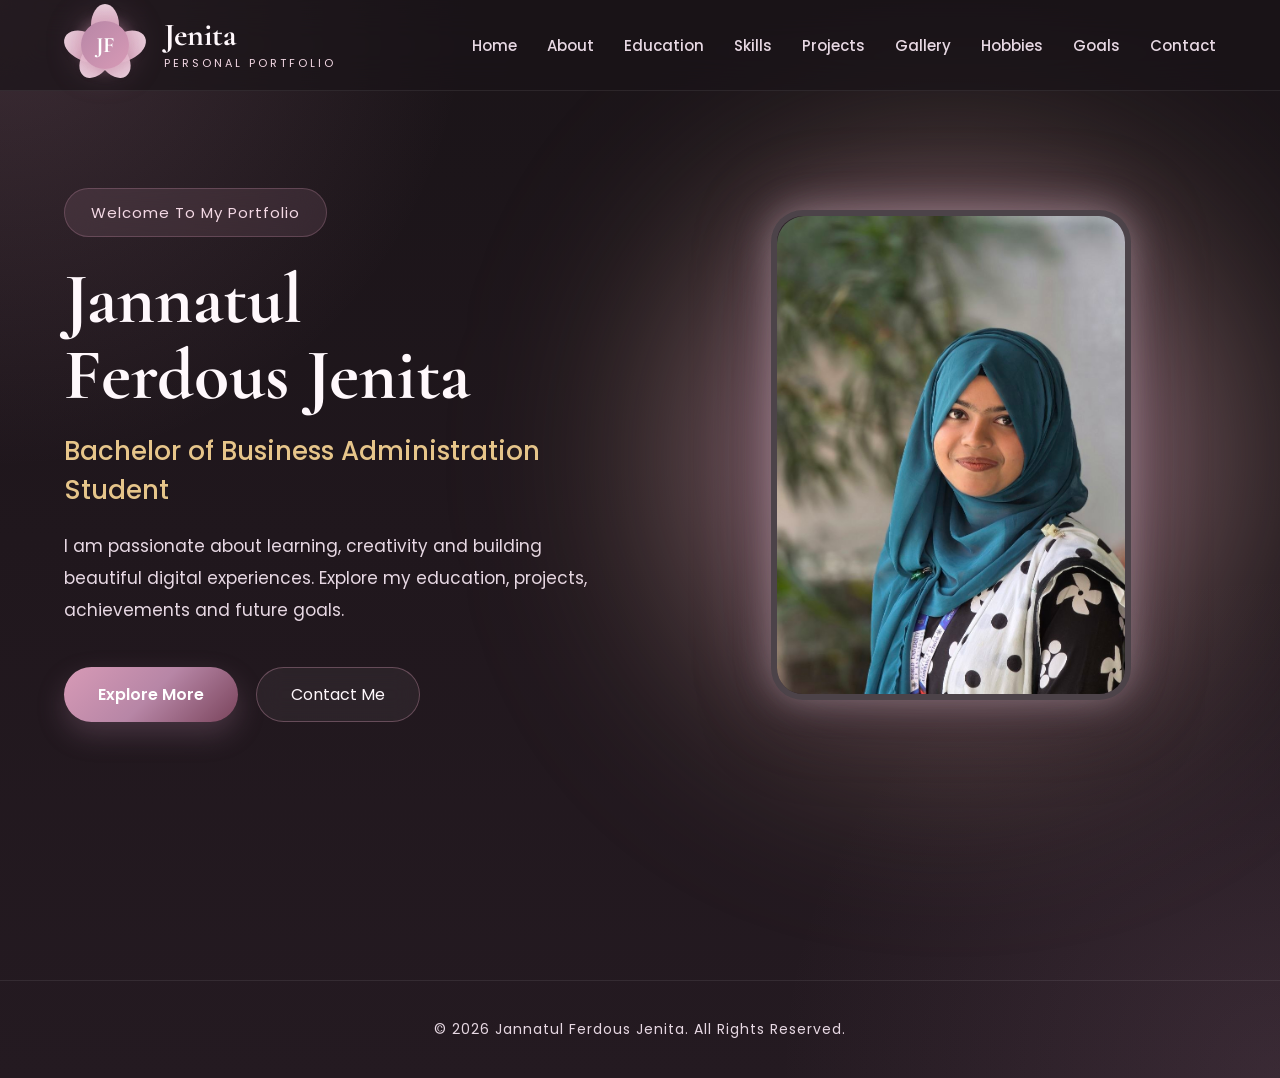
<file: index.html>
<!DOCTYPE html>
<html lang="en">

<head>

    <meta charset="UTF-8">
    <meta name="viewport" content="width=device-width, initial-scale=1.0">

    <title>Jenita | Portfolio</title>

    <link rel="stylesheet" href="css/common.css">
    <link rel="stylesheet" href="css/home.css">

    <link rel="preconnect" href="https://fonts.googleapis.com">
    <link rel="preconnect" href="https://fonts.gstatic.com" crossorigin>

    <link href="https://fonts.googleapis.com/css2?family=Cormorant+Garamond:wght@500;600;700&family=Poppins:wght@300;400;500;600;700&display=swap" rel="stylesheet">

</head>

<body>

<header>

    <nav>

        <a href="index.html" class="logo">

            <div class="monogram">

                <div class="petal top"></div>
                <div class="petal left"></div>
                <div class="petal right"></div>
                <div class="petal bottom-left"></div>
                <div class="petal bottom-right"></div>

                <div class="monogram-center">
                    JF
                </div>

            </div>

            <div class="logo-name">

                <h2>Jenita</h2>

                <span>Personal Portfolio</span>

            </div>

        </a>

       <ul>
    <li><a href="index.html">Home</a></li>
    <li><a href="about.html">About</a></li>
    <li><a href="education.html">Education</a></li>
    <li><a href="skills.html">Skills</a></li>
    <li><a href="projects.html">Projects</a></li>
    <li><a href="gallery.html">Gallery</a></li>
    <li><a href="hobbies.html">Hobbies</a></li>
    <li><a href="goals.html">Goals</a></li>
    <li><a href="contact.html">Contact</a></li>
</ul>

    </nav>

</header>

<section class="hero">

    <div class="hero-content">

        <span class="hero-tag">
            Welcome To My Portfolio
        </span>

        <h1>

            Jannatul <br>

            Ferdous Jenita

        </h1>

        <h3>

            Bachelor of Business Administration Student

        </h3>

        <p>

            I am passionate about learning, creativity and building beautiful digital experiences. Explore my education, projects, achievements and future goals.

        </p>

        <div class="hero-btn">

            <a href="about.html" class="btn">Explore More</a>

            <a href="contact.html" class="btn-outline">Contact Me</a>

        </div>

    </div>

    <div class="hero-image">

        <div class="image-glow"></div>

        <div class="image-box">

            <img src="images/profile.jpg" alt="Jenita">

        </div>

    </div>

</section>

<footer>

    <p>

        © 2026 Jannatul Ferdous Jenita. All Rights Reserved.

    </p>

</footer>

</body>

</html>
</file>
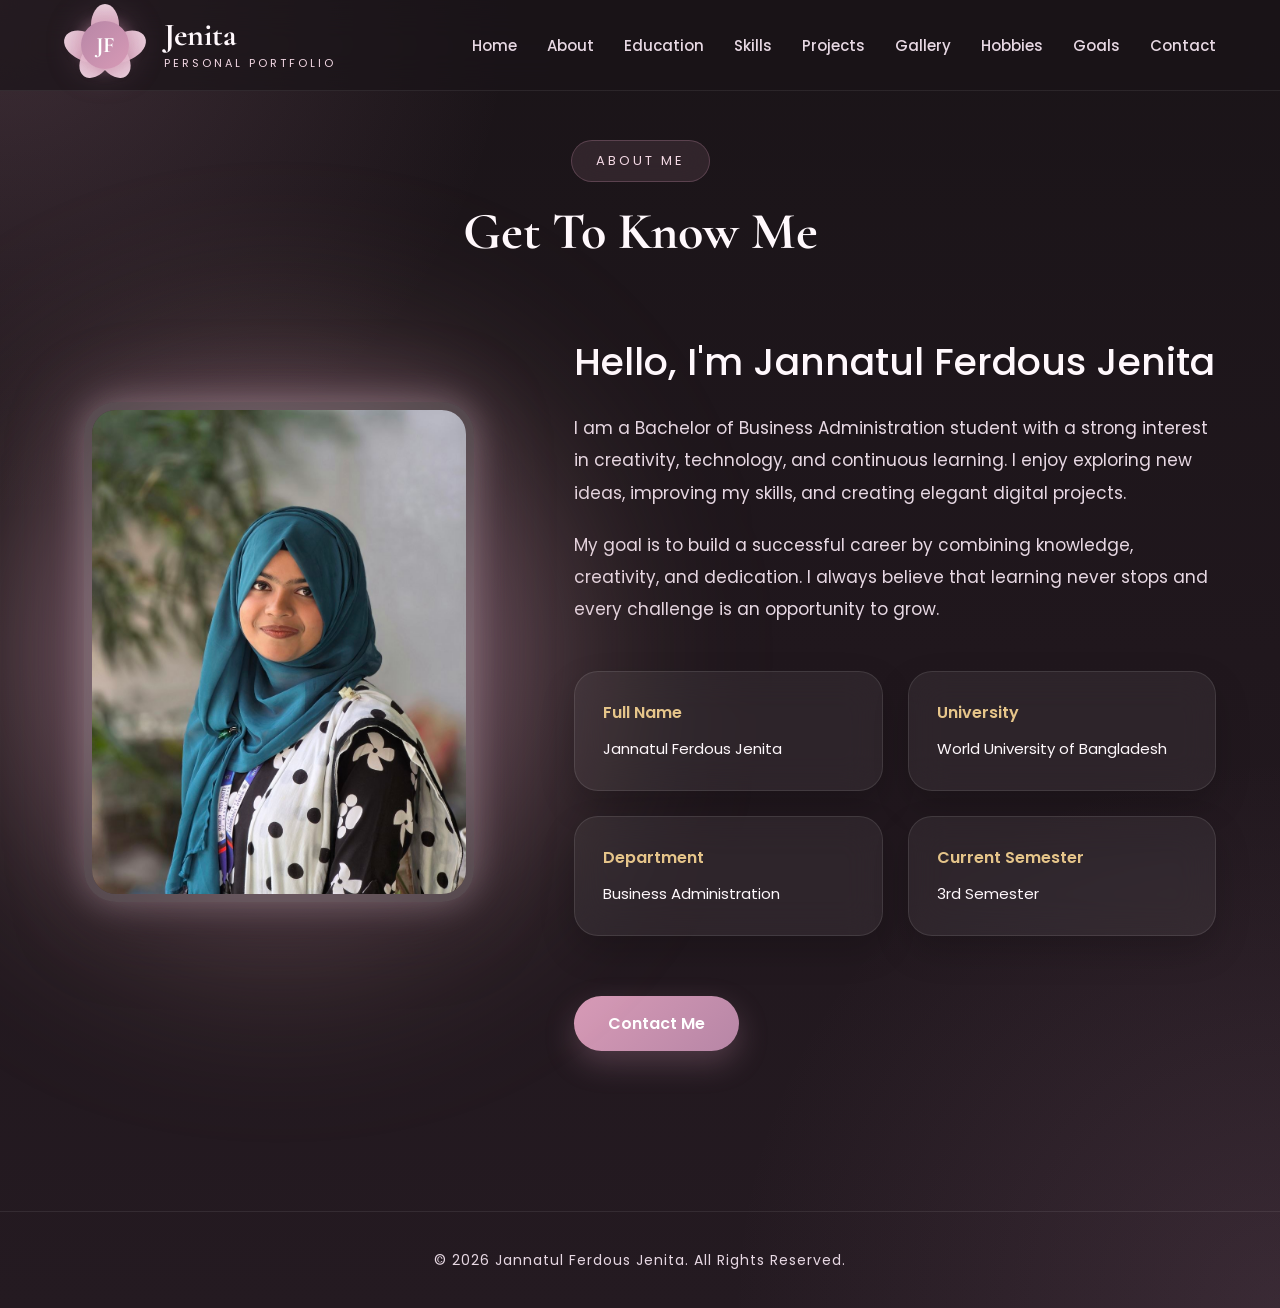
<file: about.html>
<!DOCTYPE html>
<html lang="en">

<head>

    <meta charset="UTF-8">

    <meta name="viewport" content="width=device-width, initial-scale=1.0">

    <title>About | Jenita</title>

    <link rel="stylesheet" href="css/common.css">

    <link rel="stylesheet" href="css/about.css">

</head>

<body>

<header>

    <nav>

        <a href="index.html" class="logo">

            <div class="monogram">

                <div class="petal top"></div>

                <div class="petal left"></div>

                <div class="petal right"></div>

                <div class="petal bottom-left"></div>

                <div class="petal bottom-right"></div>

                <div class="monogram-center">

                    JF

                </div>

            </div>

            <div class="logo-name">

                <h2>Jenita</h2>

                <span>Personal Portfolio</span>

            </div>

        </a>

       <ul>
    <li><a href="index.html">Home</a></li>
    <li><a href="about.html">About</a></li>
    <li><a href="education.html">Education</a></li>
    <li><a href="skills.html">Skills</a></li>
    <li><a href="projects.html">Projects</a></li>
    <li><a href="gallery.html">Gallery</a></li>
    <li><a href="hobbies.html">Hobbies</a></li>
    <li><a href="goals.html">Goals</a></li>
    <li><a href="contact.html">Contact</a></li>
</ul>

    </nav>

</header>

<section class="about">

    <div class="title">

        <span>About Me</span>

        <h2>Get To Know Me</h2>

    </div>

    <div class="about-container">

        <div class="about-image">

            <img src="images/profile.jpg" alt="Jenita">

        </div>

        <div class="about-content">

            <h3>Hello, I'm Jannatul Ferdous Jenita</h3>

            <p>

                I am a Bachelor of Business Administration student with a strong interest in creativity, technology, and continuous learning. I enjoy exploring new ideas, improving my skills, and creating elegant digital projects.

            </p>

            <p>

                My goal is to build a successful career by combining knowledge, creativity, and dedication. I always believe that learning never stops and every challenge is an opportunity to grow.

            </p>

            <div class="about-info">

                <div class="info-card">

                    <h4>Full Name</h4>

                    <p>Jannatul Ferdous Jenita</p>

                </div>

                <div class="info-card">

                    <h4>University</h4>

                    <p>World University of Bangladesh</p>

                </div>

                <div class="info-card">

                    <h4>Department</h4>

                    <p>Business Administration</p>

                </div>

                <div class="info-card">

                    <h4>Current Semester</h4>

                    <p>3rd Semester</p>

                </div>

            </div>

            <a href="contact.html" class="btn">

                Contact Me

            </a>

        </div>

    </div>

</section>

<footer>

    <p>

        © 2026 Jannatul Ferdous Jenita. All Rights Reserved.

    </p>

</footer>

</body>

</html>
</file>
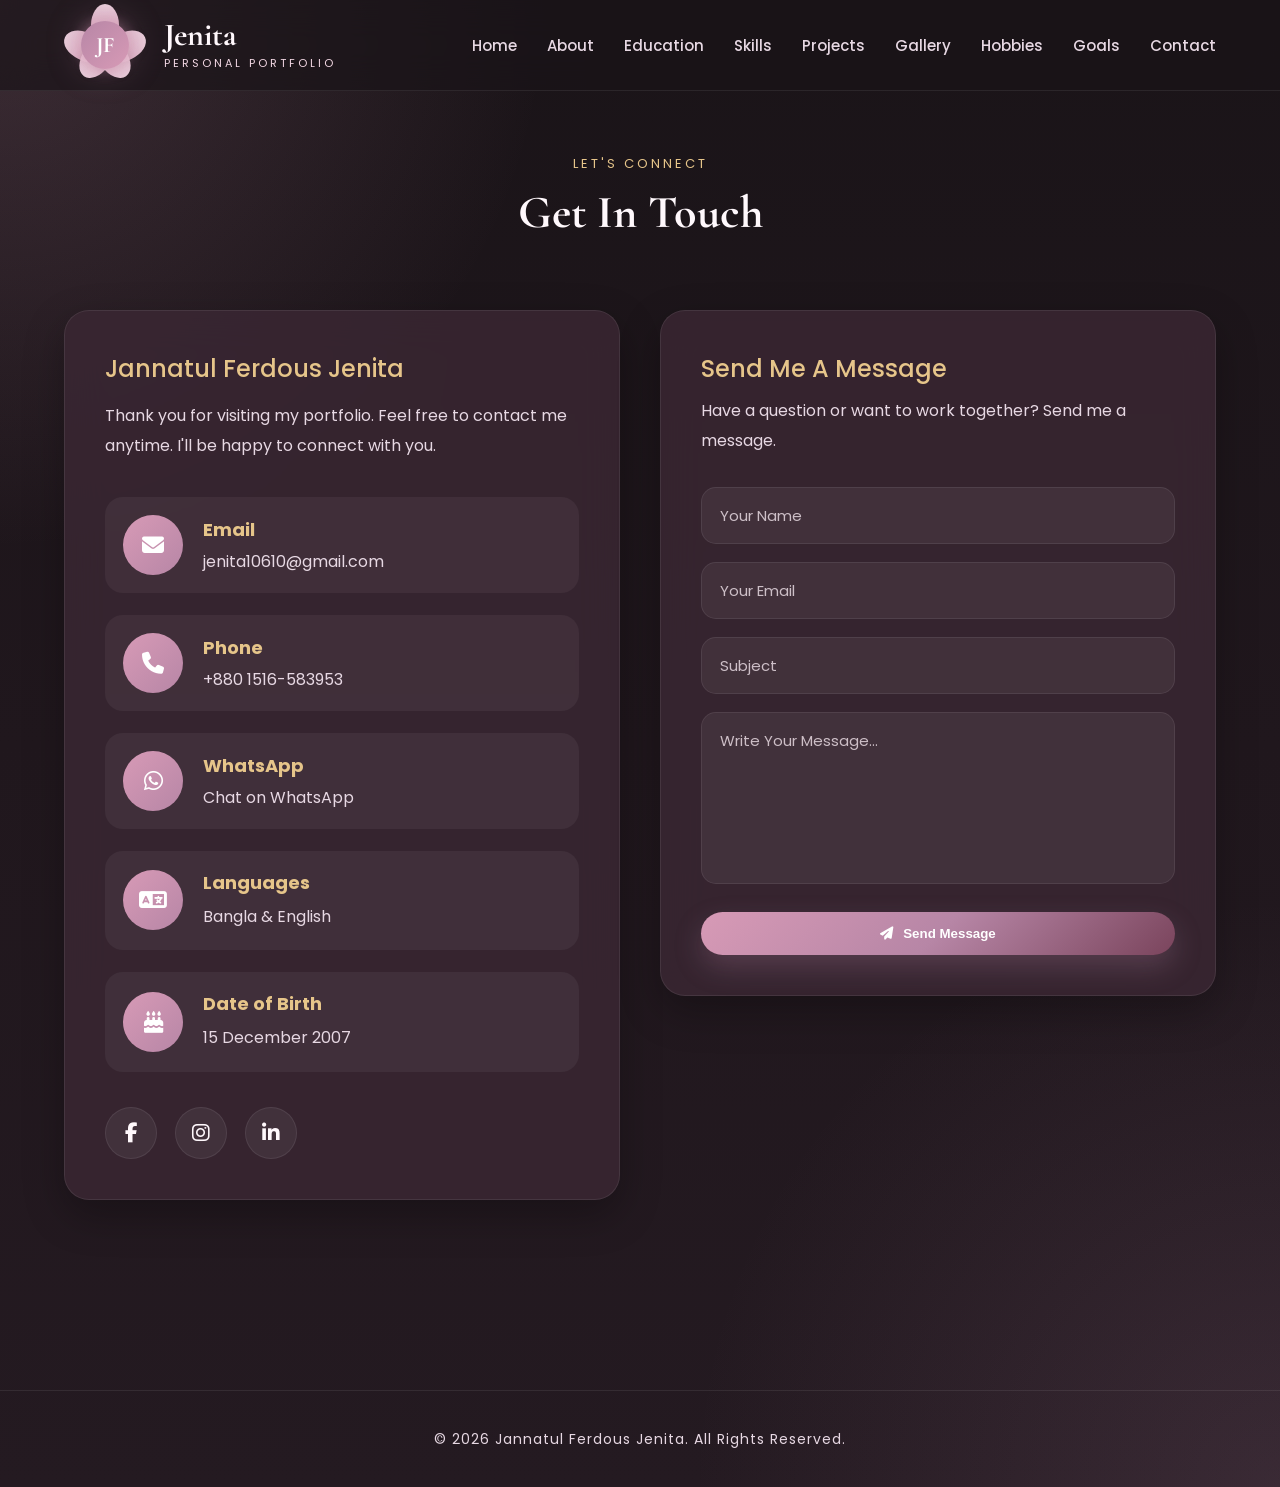
<file: contact.html>
<!DOCTYPE html>
<html lang="en">

<head>

    <meta charset="UTF-8">

    <meta name="viewport" content="width=device-width, initial-scale=1.0">

    <title>Contact | Jenita</title>

    <link rel="stylesheet" href="css/common.css">

    <link rel="stylesheet" href="css/contact.css">

    <link rel="stylesheet"
    href="https://cdnjs.cloudflare.com/ajax/libs/font-awesome/6.6.0/css/all.min.css">

</head>

<body>

<header>

<nav>

<a href="index.html" class="logo">

<div class="monogram">

<div class="petal top"></div>

<div class="petal left"></div>

<div class="petal right"></div>

<div class="petal bottom-left"></div>

<div class="petal bottom-right"></div>

<div class="monogram-center">

JF

</div>

</div>

<div class="logo-name">

<h2>Jenita</h2>

<span>Personal Portfolio</span>

</div>

</a>

<ul>
    <li><a href="index.html">Home</a></li>
    <li><a href="about.html">About</a></li>
    <li><a href="education.html">Education</a></li>
    <li><a href="skills.html">Skills</a></li>
    <li><a href="projects.html">Projects</a></li>
    <li><a href="gallery.html">Gallery</a></li>
    <li><a href="hobbies.html">Hobbies</a></li>
    <li><a href="goals.html">Goals</a></li>
    <li><a href="contact.html">Contact</a></li>
</ul>

</nav>

</header>

<section class="contact">

<div class="title">

<span>Let's Connect</span>

<h2>Get In Touch</h2>

</div>

<div class="contact-container">

<div class="contact-info">

<div class="contact-header">

<h3>Jannatul Ferdous Jenita</h3>

<p>

Thank you for visiting my portfolio.
Feel free to contact me anytime.
I'll be happy to connect with you.

</p>

</div>

<div class="contact-card">

<i class="fa-solid fa-envelope"></i>

<div>

<h4>Email</h4>

<a href="mailto:jenita10610@gmail.com">

jenita10610@gmail.com

</a>

</div>

</div>

<div class="contact-card">

<i class="fa-solid fa-phone"></i>

<div>

<h4>Phone</h4>

<a href="tel:+8801516583953">

+880 1516-583953

</a>

</div>

</div>

<div class="contact-card">

<i class="fa-brands fa-whatsapp"></i>

<div>

<h4>WhatsApp</h4>

<a href="https://wa.me/8801516583953" target="_blank">

Chat on WhatsApp

</a>

</div>

</div>

<div class="contact-card">

<i class="fa-solid fa-language"></i>

<div>

<h4>Languages</h4>

<p>Bangla & English</p>

</div>

</div>

<div class="contact-card">

<i class="fa-solid fa-cake-candles"></i>

<div>

<h4>Date of Birth</h4>

<p>15 December 2007</p>

</div>

</div>

<div class="social-links">

<a href="https://www.facebook.com/share/1CZomSWWt3/" target="_blank">

<i class="fab fa-facebook-f"></i>

</a>

<a href="https://www.instagram.com/hey__itsjintu?igsh=aGx3azZibzJpbDh3" target="_blank">

<i class="fab fa-instagram"></i>

</a>

<a href="https://www.linkedin.com/in/jannatul-ferdous-jenita-689757424?utm_source=share_via&utm_content=profile&utm_medium=member_android" target="_blank">

<i class="fab fa-linkedin-in"></i>

</a>

</div>

</div>

<div class="contact-form">

<div class="form-title">

<h3>Send Me A Message</h3>

<p>

Have a question or want to work together?
Send me a message.

</p>

</div>

<form>

<input type="text" placeholder="Your Name" required>

<input type="email" placeholder="Your Email" required>

<input type="text" placeholder="Subject" required>

<textarea rows="6" placeholder="Write Your Message..." required></textarea>

<button type="submit" class="btn">

<i class="fa-solid fa-paper-plane"></i>

Send Message

</button>

</form>

</div>

</div>

</section>

<footer>

<p>

© 2026 Jannatul Ferdous Jenita. All Rights Reserved.

</p>

</footer>

</body>

</html>
</file>
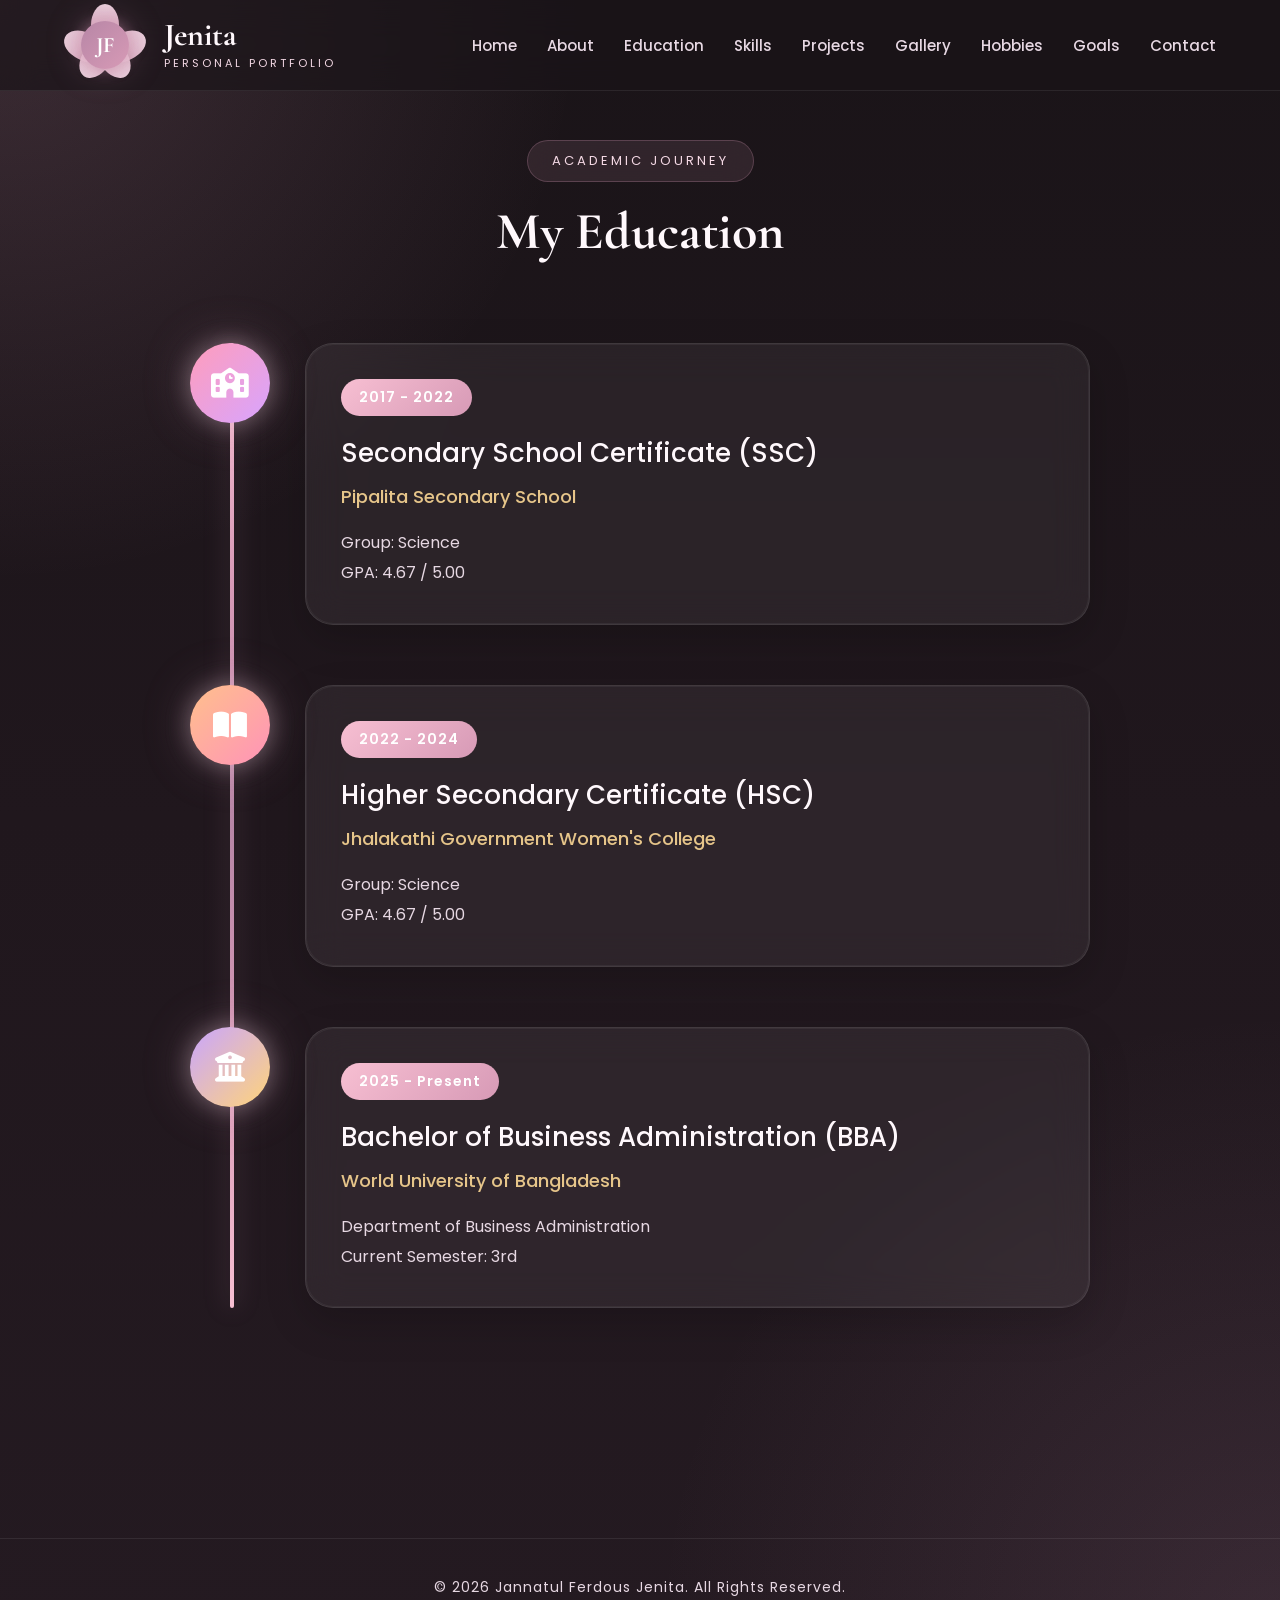
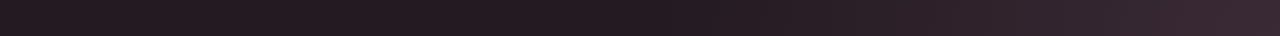
<file: education.html>
<!DOCTYPE html>
<html lang="en">

<head>

    <meta charset="UTF-8">

    <meta name="viewport" content="width=device-width, initial-scale=1.0">

    <title>Education | Jenita</title>

    <link rel="stylesheet" href="css/common.css">

    <link rel="stylesheet" href="css/education.css">

    <link rel="stylesheet"
    href="https://cdnjs.cloudflare.com/ajax/libs/font-awesome/6.6.0/css/all.min.css">

</head>

<body>

<header>

    <nav>

        <a href="index.html" class="logo">

            <div class="monogram">

                <div class="petal top"></div>

                <div class="petal left"></div>

                <div class="petal right"></div>

                <div class="petal bottom-left"></div>

                <div class="petal bottom-right"></div>

                <div class="monogram-center">

                    JF

                </div>

            </div>

            <div class="logo-name">

                <h2>Jenita</h2>

                <span>Personal Portfolio</span>

            </div>

        </a>

       <ul>
    <li><a href="index.html">Home</a></li>
    <li><a href="about.html">About</a></li>
    <li><a href="education.html">Education</a></li>
    <li><a href="skills.html">Skills</a></li>
    <li><a href="projects.html">Projects</a></li>
    <li><a href="gallery.html">Gallery</a></li>
    <li><a href="hobbies.html">Hobbies</a></li>
    <li><a href="goals.html">Goals</a></li>
    <li><a href="contact.html">Contact</a></li>
</ul>

    </nav>

</header>

<section class="education">

    <div class="title">

        <span>Academic Journey</span>

        <h2>My Education</h2>

    </div>

    <div class="timeline">

        <div class="timeline-item">

            <div class="timeline-icon">

                <i class="fa-solid fa-school"></i>

            </div>

            <div class="timeline-content">

                <span class="year">2017 - 2022</span>

                <h3>Secondary School Certificate (SSC)</h3>

                <h4>Pipalita Secondary School</h4>

                <p>

                    Group: Science <br>

                    GPA: 4.67 / 5.00

                </p>

            </div>

        </div>

        <div class="timeline-item">

            <div class="timeline-icon">

                <i class="fa-solid fa-book-open"></i>

            </div>

            <div class="timeline-content">

                <span class="year">2022 - 2024</span>

                <h3>Higher Secondary Certificate (HSC)</h3>

                <h4>Jhalakathi Government Women's College</h4>

                <p>

                    Group: Science <br>

                    GPA: 4.67 / 5.00

                </p>

            </div>

        </div>

        <div class="timeline-item">

            <div class="timeline-icon">

                <i class="fa-solid fa-building-columns"></i>

            </div>

            <div class="timeline-content">

                <span class="year">2025 - Present</span>

                <h3>Bachelor of Business Administration (BBA)</h3>

                <h4>World University of Bangladesh</h4>

                <p>

                    Department of Business Administration <br>

                    Current Semester: 3rd

                </p>

            </div>

        </div>

    </div>

</section>

<footer>

    <p>

        © 2026 Jannatul Ferdous Jenita. All Rights Reserved.

    </p>

</footer>

</body>

</html>
</file>
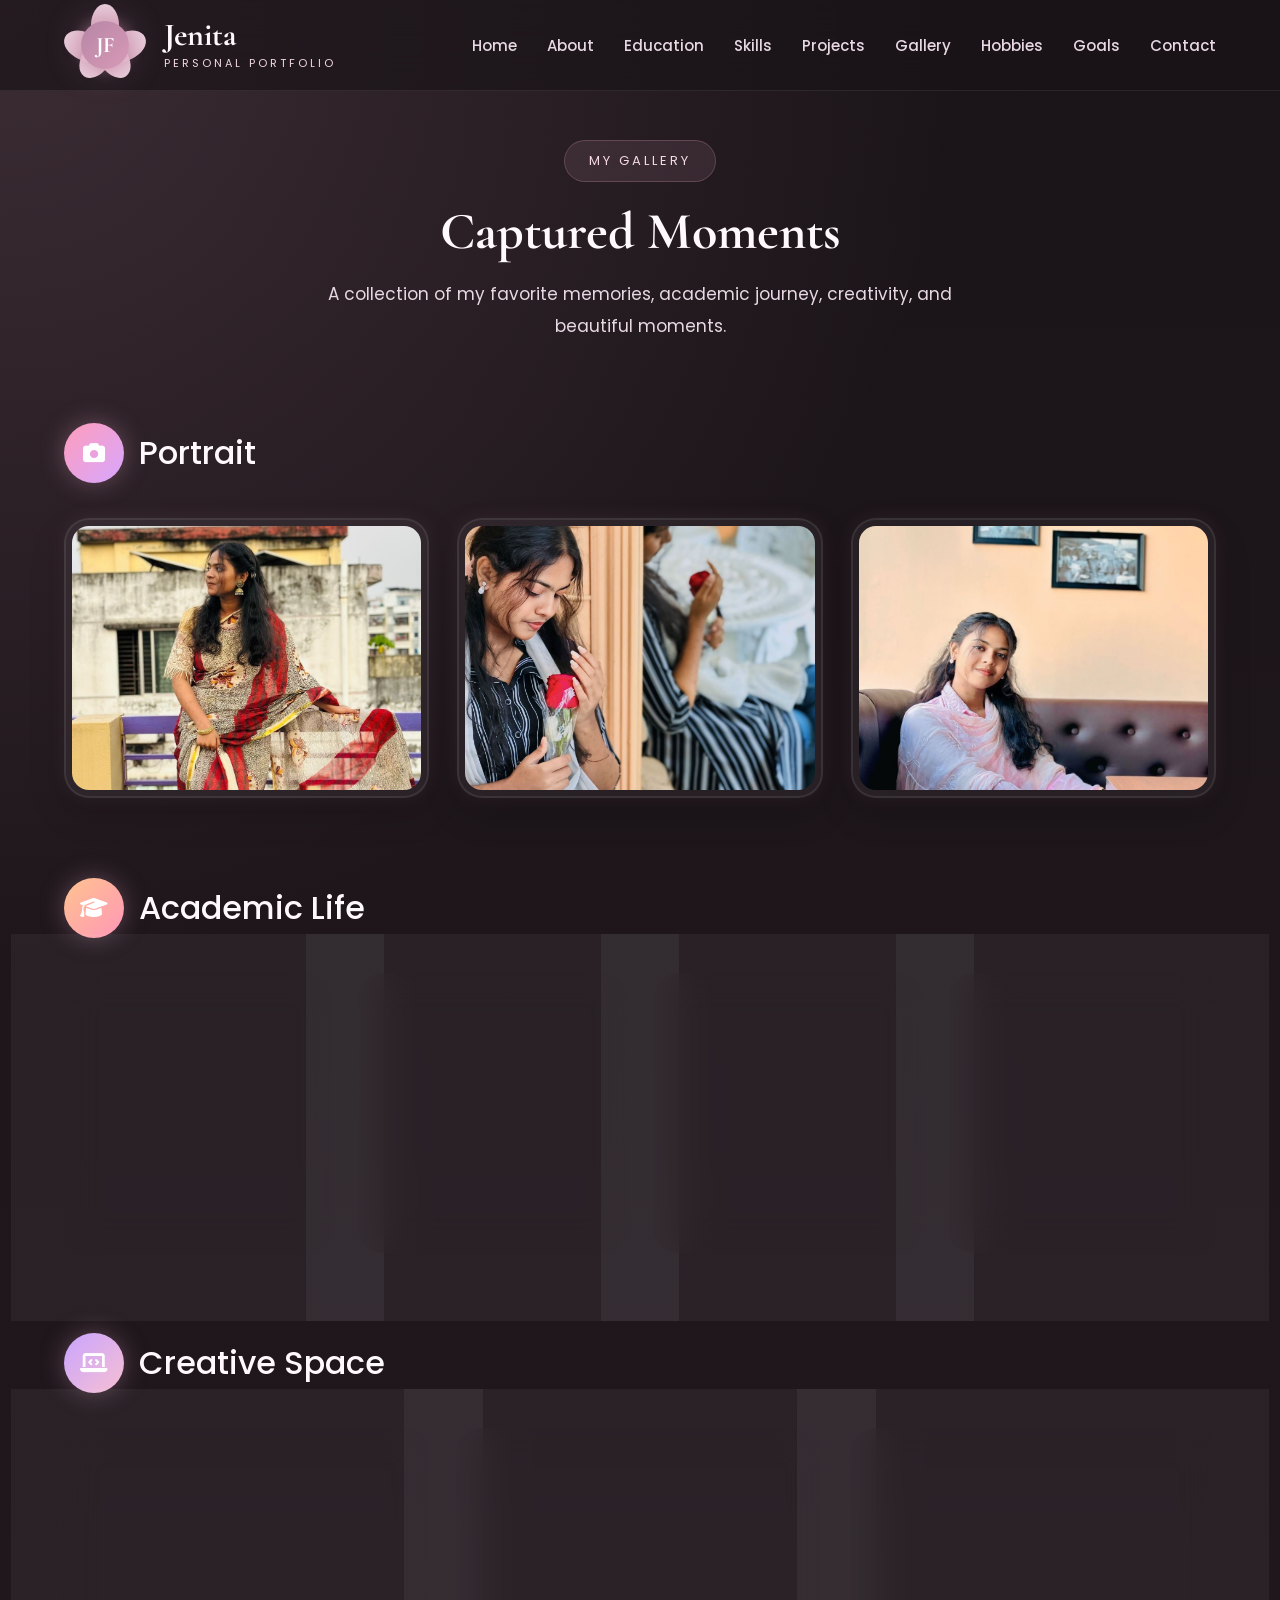
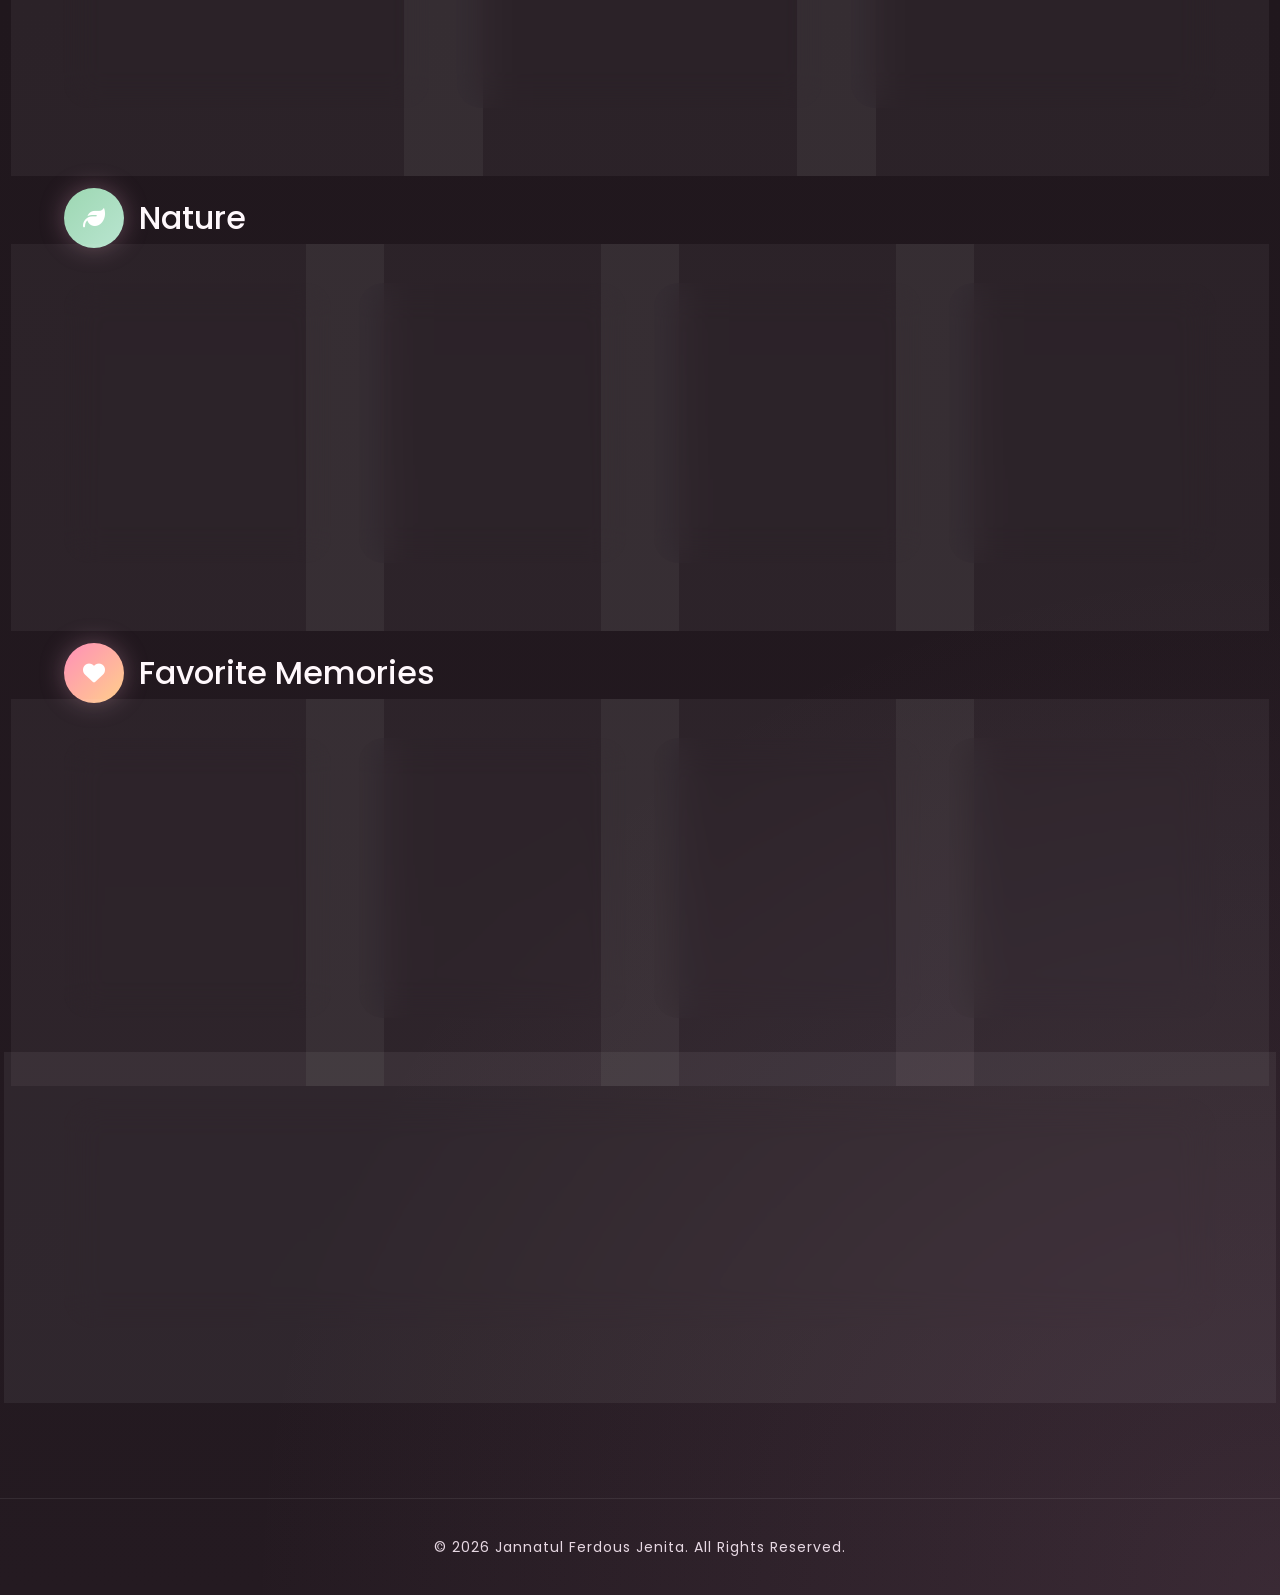
<file: gallery.html>
<!DOCTYPE html>
<html lang="en">
<head>
<meta charset="UTF-8">
<meta name="viewport" content="width=device-width, initial-scale=1.0">
<title>Gallery | Jenita</title>
<link rel="stylesheet" href="css/common.css">
<link rel="stylesheet" href="css/gallery.css">
<link rel="stylesheet"
href="https://cdnjs.cloudflare.com/ajax/libs/font-awesome/6.7.2/css/all.min.css">
</head>
<body>
<header>
<nav>
<a href="index.html" class="logo">
<div class="monogram">
<div class="petal top"></div>
<div class="petal left"></div>
<div class="petal right"></div>
<div class="petal bottom-left"></div>
<div class="petal bottom-right"></div>
<div class="monogram-center">JF</div>
</div>
<div class="logo-name">
<h2>Jenita</h2>
<span>Personal Portfolio</span>
</div>
</a>
<ul>
    <li><a href="index.html">Home</a></li>
    <li><a href="about.html">About</a></li>
    <li><a href="education.html">Education</a></li>
    <li><a href="skills.html">Skills</a></li>
    <li><a href="projects.html">Projects</a></li>
    <li><a href="gallery.html">Gallery</a></li>
    <li><a href="hobbies.html">Hobbies</a></li>
    <li><a href="goals.html">Goals</a></li>
    <li><a href="contact.html">Contact</a></li>
</ul>
</nav>
</header>

<section class="gallery">
<div class="title">
<span>My Gallery</span>
<h2>Captured Moments</h2>
<p>A collection of my favorite memories, academic journey, creativity, and beautiful moments.</p>
</div>

<div class="gallery-section">
<h3><i class="fa-solid fa-camera"></i> Portrait</h3>
<div class="gallery-grid">
<img src="images/portrait1.jpg" alt="Portrait">
<img src="images/portrait2.jpg" alt="Portrait">
<img src="images/portrait3.jpg" alt="Portrait">
</div>
</div>

<div class="gallery-section">
<h3><i class="fa-solid fa-graduation-cap"></i> Academic Life</h3>
<div class="gallery-grid">
<img src="images/academic1.jpg" alt="Academic">
<img src="images/academic2.jpg" alt="Academic">
<img src="images/academic3.jpg" alt="Academic">
<img src="images/academic4.jpg" alt="Academic">
</div>
</div>

<div class="gallery-section">
<h3><i class="fa-solid fa-laptop-code"></i> Creative Space</h3>
<div class="gallery-grid">
<img src="images/creative1.jpg" alt="Creative">
<img src="images/creative2.jpg" alt="Creative">
<img src="images/creative3.jpg" alt="Creative">
</div>
</div>

<div class="gallery-section">
<h3><i class="fa-solid fa-leaf"></i> Nature</h3>
<div class="gallery-grid">
<img src="images/nature1.jpg" alt="Nature">
<img src="images/nature2.jpg" alt="Nature">
<img src="images/nature3.jpg" alt="Nature">
<img src="images/nature4.jpg" alt="Nature">
</div>
</div>

<div class="gallery-section">
<h3><i class="fa-solid fa-heart"></i> Favorite Memories</h3>
<div class="gallery-grid">
<img src="images/memories1.jpg" alt="Memory">
<img src="images/memories2.jpg" alt="Memory">
<img src="images/memories3.jpg" alt="Memory">
<img src="images/memories4.jpg" alt="Memory">
</div>
</div>

<div class="gallery-quote">
<i class="fa-solid fa-quote-left"></i>
<p>Every picture tells a story, and every memory becomes a beautiful part of my journey.</p>
</div>
</section>

<footer>
<p>© 2026 Jannatul Ferdous Jenita. All Rights Reserved.</p>
</footer>
</body>
</html>
</file>
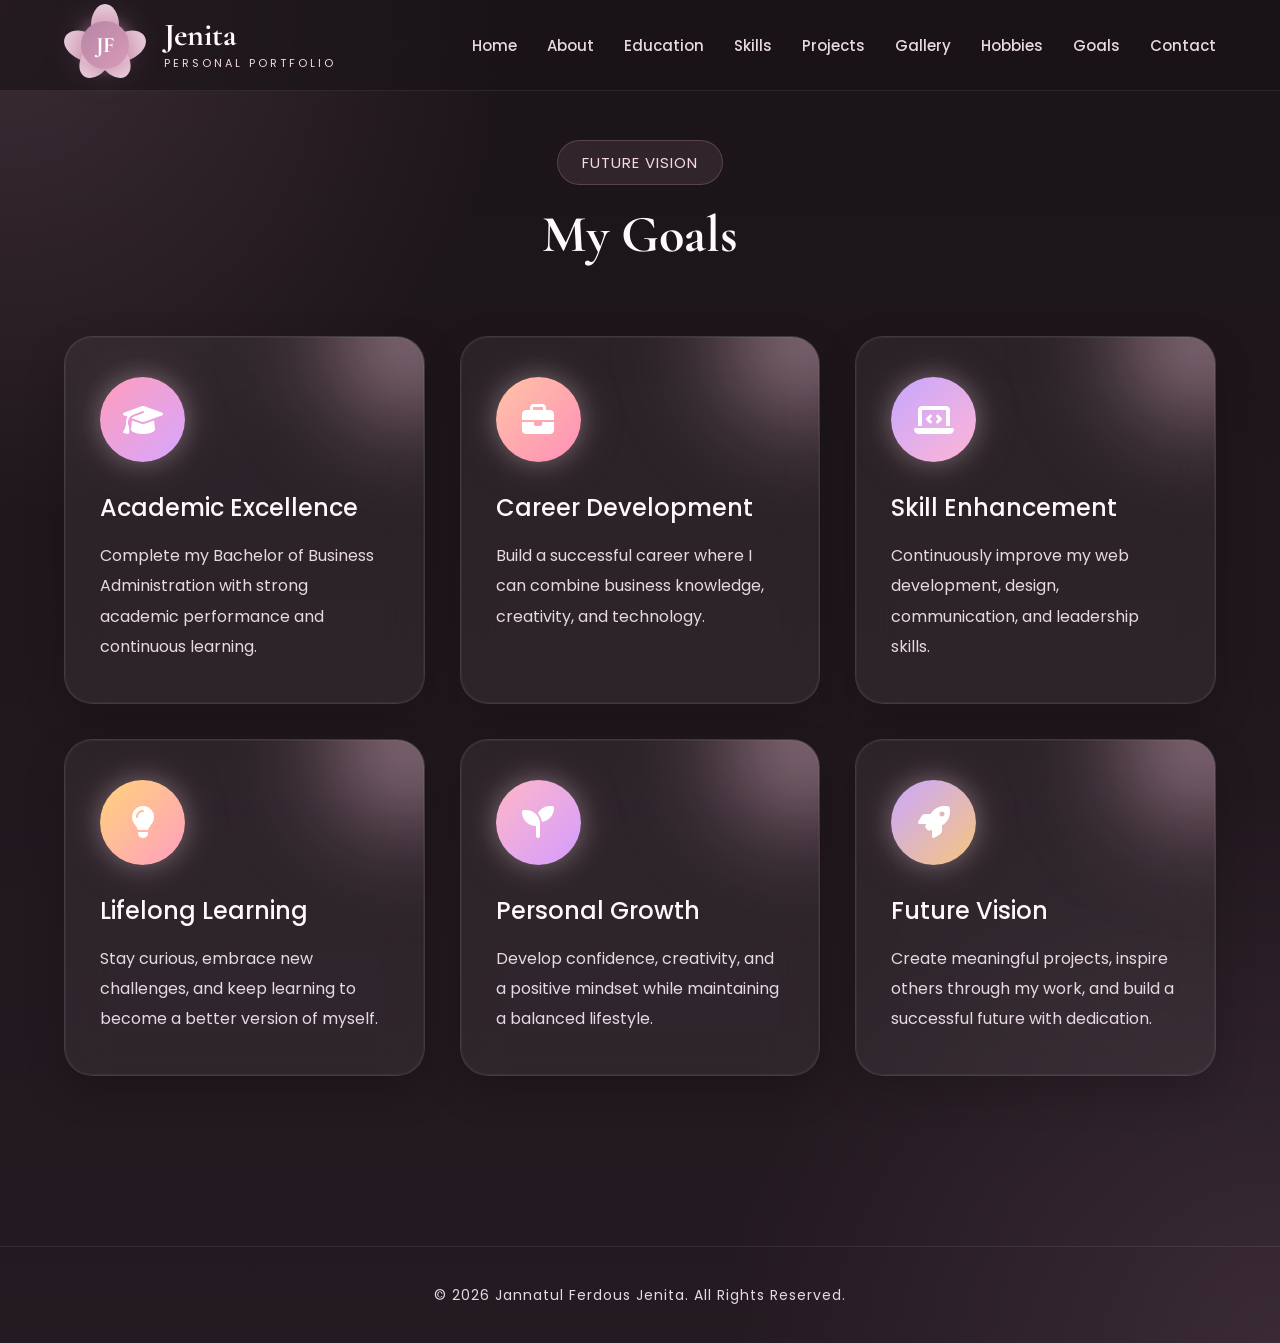
<file: goals.html>
<!DOCTYPE html>
<html lang="en">

<head>

    <meta charset="UTF-8">

    <meta name="viewport" content="width=device-width, initial-scale=1.0">

    <title>Goals | Jenita</title>

    <link rel="stylesheet" href="css/common.css">

    <link rel="stylesheet" href="css/goals.css">

    <link rel="stylesheet"
    href="https://cdnjs.cloudflare.com/ajax/libs/font-awesome/6.6.0/css/all.min.css">

</head>

<body>

<header>

    <nav>

        <a href="index.html" class="logo">

            <div class="monogram">

                <div class="petal top"></div>

                <div class="petal left"></div>

                <div class="petal right"></div>

                <div class="petal bottom-left"></div>

                <div class="petal bottom-right"></div>

                <div class="monogram-center">

                    JF

                </div>

            </div>

            <div class="logo-name">

                <h2>Jenita</h2>

                <span>Personal Portfolio</span>

            </div>

        </a>

       <ul>
    <li><a href="index.html">Home</a></li>
    <li><a href="about.html">About</a></li>
    <li><a href="education.html">Education</a></li>
    <li><a href="skills.html">Skills</a></li>
    <li><a href="projects.html">Projects</a></li>
    <li><a href="gallery.html">Gallery</a></li>
    <li><a href="hobbies.html">Hobbies</a></li>
    <li><a href="goals.html">Goals</a></li>
    <li><a href="contact.html">Contact</a></li>
</ul>

    </nav>

</header>

<section class="goals">

    <div class="title">

        <span>Future Vision</span>

        <h2>My Goals</h2>

    </div>

    <div class="goals-grid">

        <div class="goal-card">

            <i class="fa-solid fa-graduation-cap"></i>

            <h3>Academic Excellence</h3>

            <p>
                Complete my Bachelor of Business Administration with strong academic performance and continuous learning.
            </p>

        </div>

        <div class="goal-card">

            <i class="fa-solid fa-briefcase"></i>

            <h3>Career Development</h3>

            <p>
                Build a successful career where I can combine business knowledge, creativity, and technology.
            </p>

        </div>

        <div class="goal-card">

            <i class="fa-solid fa-laptop-code"></i>

            <h3>Skill Enhancement</h3>

            <p>
                Continuously improve my web development, design, communication, and leadership skills.
            </p>

        </div>

        <div class="goal-card">

            <i class="fa-solid fa-lightbulb"></i>

            <h3>Lifelong Learning</h3>

            <p>
                Stay curious, embrace new challenges, and keep learning to become a better version of myself.
            </p>

        </div>

        <div class="goal-card">

            <i class="fa-solid fa-seedling"></i>

            <h3>Personal Growth</h3>

            <p>
                Develop confidence, creativity, and a positive mindset while maintaining a balanced lifestyle.
            </p>

        </div>

        <div class="goal-card">

            <i class="fa-solid fa-rocket"></i>

            <h3>Future Vision</h3>

            <p>
                Create meaningful projects, inspire others through my work, and build a successful future with dedication.
            </p>

        </div>

    </div>

</section>

<footer>

    <p>

        © 2026 Jannatul Ferdous Jenita. All Rights Reserved.

    </p>

</footer>

</body>

</html>
</file>
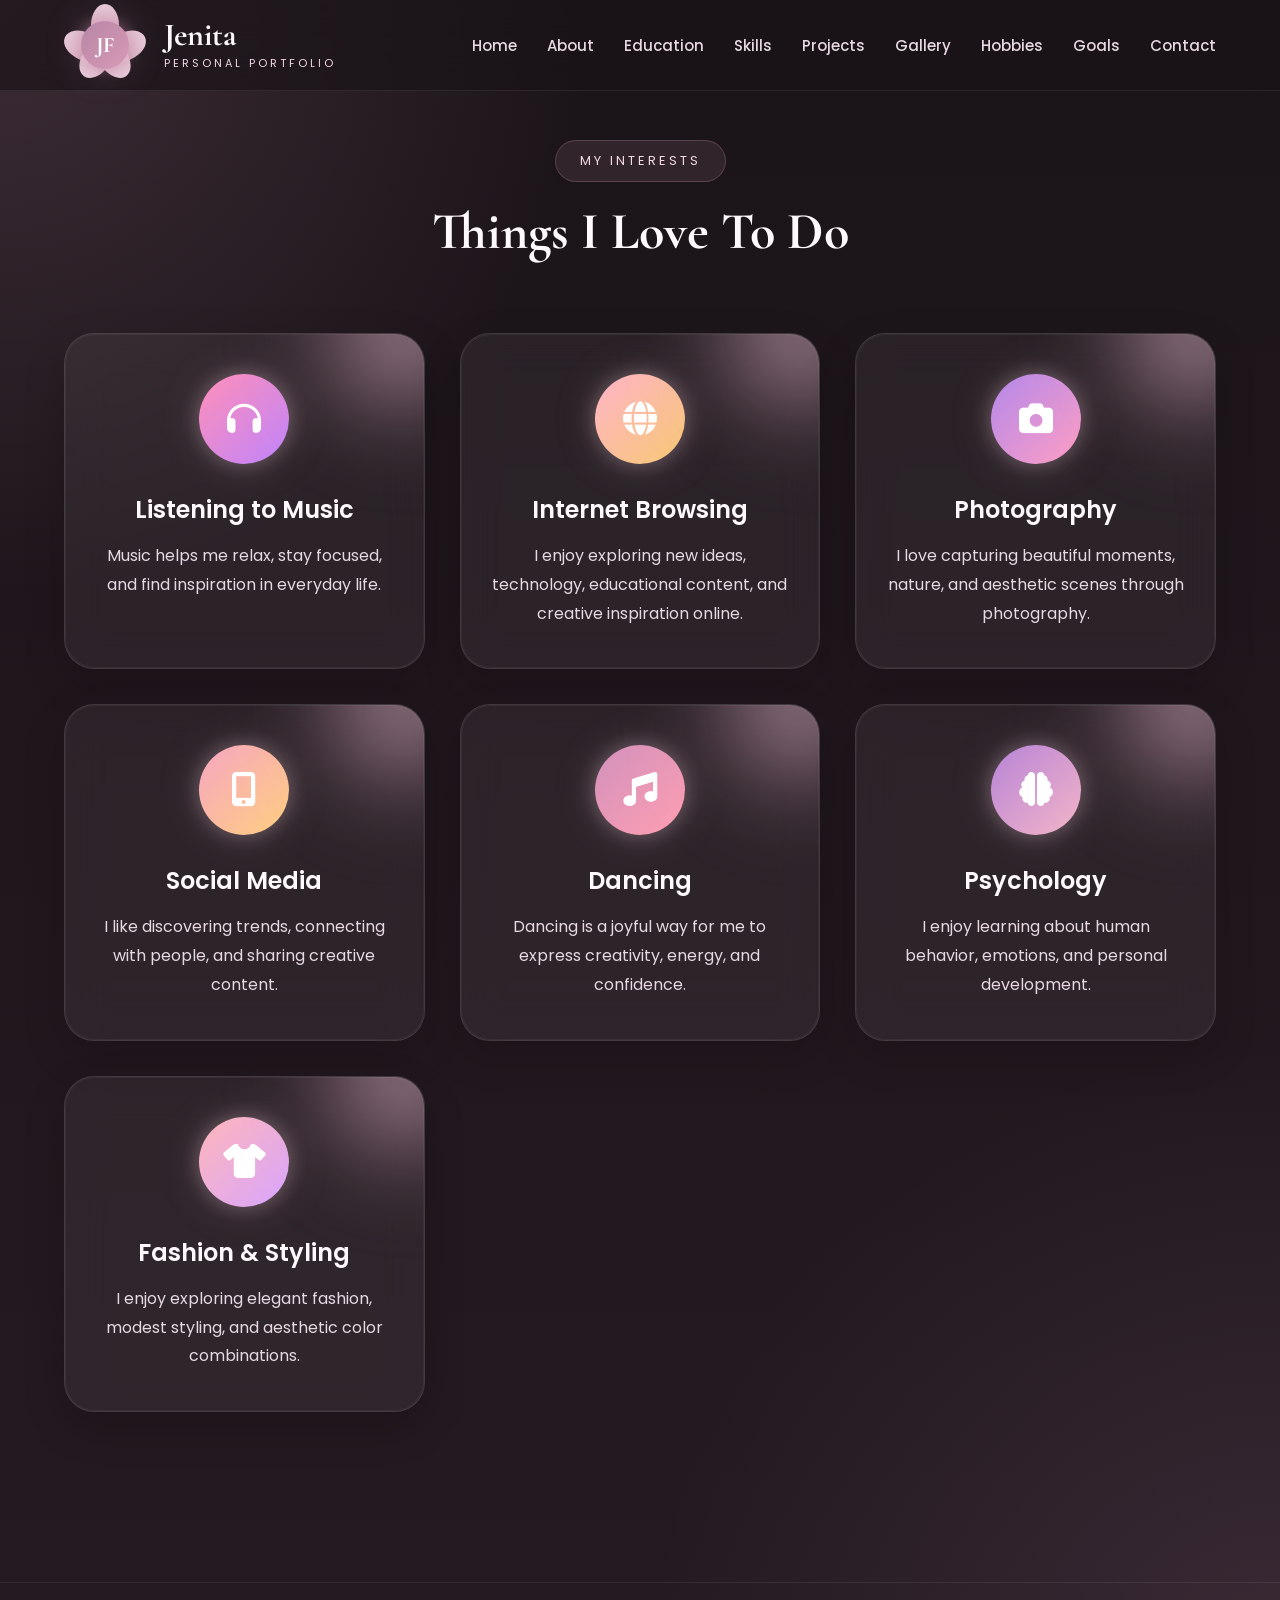
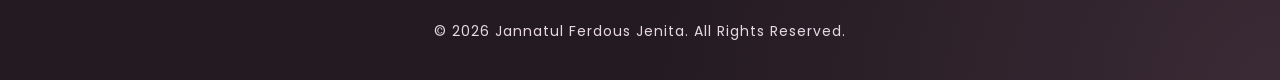
<file: hobbies.html>
<!DOCTYPE html>
<html lang="en">

<head>

    <meta charset="UTF-8">

    <meta name="viewport" content="width=device-width, initial-scale=1.0">

    <title>Hobbies | Jenita</title>

    <link rel="stylesheet" href="css/common.css">

    <link rel="stylesheet" href="css/hobbies.css">

    <link rel="stylesheet"
    href="https://cdnjs.cloudflare.com/ajax/libs/font-awesome/6.6.0/css/all.min.css">

</head>

<body>

<header>

    <nav>

        <a href="index.html" class="logo">

            <div class="monogram">

                <div class="petal top"></div>

                <div class="petal left"></div>

                <div class="petal right"></div>

                <div class="petal bottom-left"></div>

                <div class="petal bottom-right"></div>

                <div class="monogram-center">

                    JF

                </div>

            </div>

            <div class="logo-name">

                <h2>Jenita</h2>

                <span>Personal Portfolio</span>

            </div>

        </a>

      <ul>
    <li><a href="index.html">Home</a></li>
    <li><a href="about.html">About</a></li>
    <li><a href="education.html">Education</a></li>
    <li><a href="skills.html">Skills</a></li>
    <li><a href="projects.html">Projects</a></li>
    <li><a href="gallery.html">Gallery</a></li>
    <li><a href="hobbies.html">Hobbies</a></li>
    <li><a href="goals.html">Goals</a></li>
    <li><a href="contact.html">Contact</a></li>
</ul>

    </nav>

</header>

<section class="hobbies">

    <div class="title">

        <span>My Interests</span>

        <h2>Things I Love To Do</h2>

    </div>

    <div class="hobbies-grid">

        <div class="hobby-card">

            <i class="fa-solid fa-headphones"></i>

            <h3>Listening to Music</h3>

            <p>Music helps me relax, stay focused, and find inspiration in everyday life.</p>

        </div>

        <div class="hobby-card">

            <i class="fa-solid fa-globe"></i>

            <h3>Internet Browsing</h3>

            <p>I enjoy exploring new ideas, technology, educational content, and creative inspiration online.</p>

        </div>

        <div class="hobby-card">

            <i class="fa-solid fa-camera"></i>

            <h3>Photography</h3>

            <p>I love capturing beautiful moments, nature, and aesthetic scenes through photography.</p>

        </div>

        <div class="hobby-card">

            <i class="fa-solid fa-mobile-screen-button"></i>

            <h3>Social Media</h3>

            <p>I like discovering trends, connecting with people, and sharing creative content.</p>

        </div>

        <div class="hobby-card">

            <i class="fa-solid fa-music"></i>

            <h3>Dancing</h3>

            <p>Dancing is a joyful way for me to express creativity, energy, and confidence.</p>

        </div>

        <div class="hobby-card">

            <i class="fa-solid fa-brain"></i>

            <h3>Psychology</h3>

            <p>I enjoy learning about human behavior, emotions, and personal development.</p>

        </div>

        <div class="hobby-card">

            <i class="fa-solid fa-shirt"></i>

            <h3>Fashion & Styling</h3>

            <p>I enjoy exploring elegant fashion, modest styling, and aesthetic color combinations.</p>

        </div>

    </div>

</section>

<footer>

    <p>

        © 2026 Jannatul Ferdous Jenita. All Rights Reserved.

    </p>

</footer>

</body>

</html>
</file>
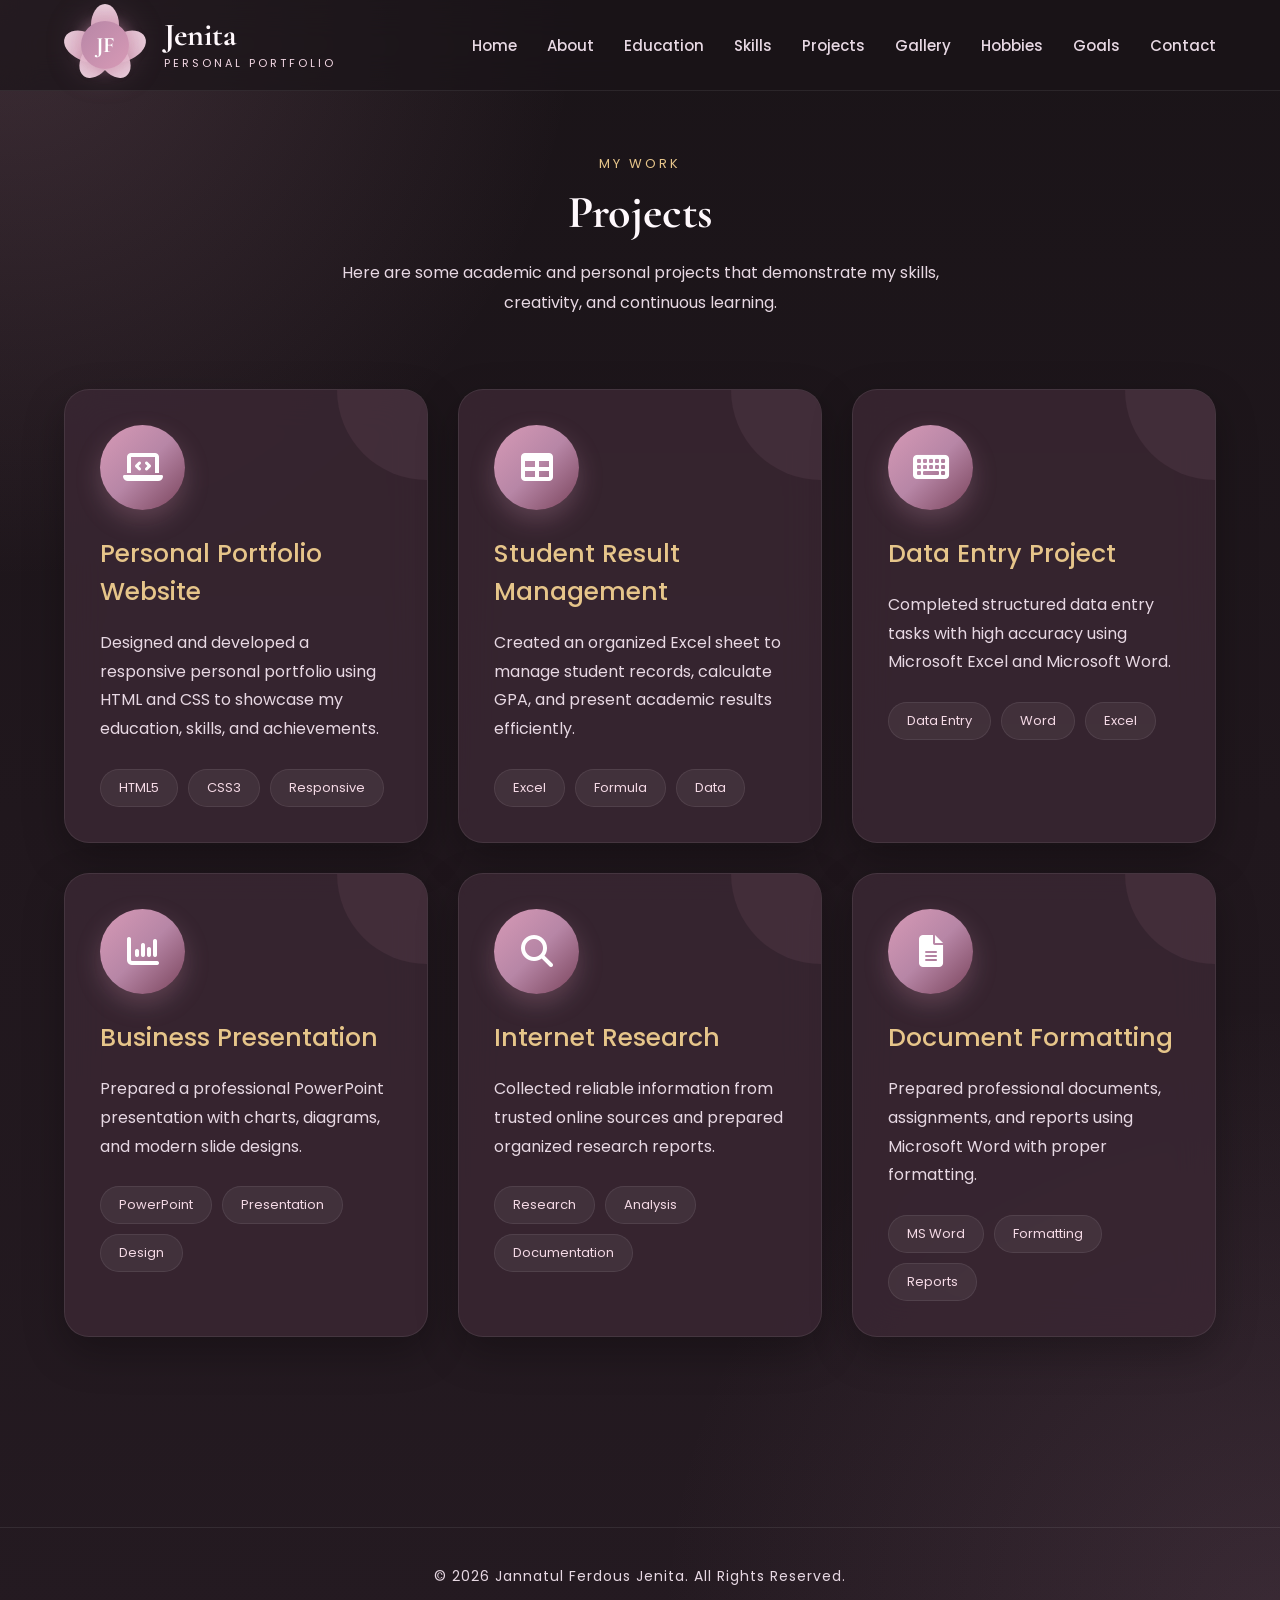
<file: projects.html>
<!DOCTYPE html>
<html lang="en">

<head>

    <meta charset="UTF-8">

    <meta name="viewport" content="width=device-width, initial-scale=1.0">

    <title>Projects | Jannatul Ferdous Jenita</title>

    <link rel="stylesheet" href="css/common.css">
    <link rel="stylesheet" href="css/projects.css">

    <link rel="stylesheet"
        href="https://cdnjs.cloudflare.com/ajax/libs/font-awesome/6.6.0/css/all.min.css">

</head>

<body>

<header>

<nav>

<a href="index.html" class="logo">

<div class="monogram">

<div class="petal top"></div>
<div class="petal left"></div>
<div class="petal right"></div>
<div class="petal bottom-left"></div>
<div class="petal bottom-right"></div>

<div class="monogram-center">
JF
</div>

</div>

<div class="logo-name">

<h2>Jenita</h2>

<span>Personal Portfolio</span>

</div>

</a>

<ul>
    <li><a href="index.html">Home</a></li>
    <li><a href="about.html">About</a></li>
    <li><a href="education.html">Education</a></li>
    <li><a href="skills.html">Skills</a></li>
    <li><a href="projects.html">Projects</a></li>
    <li><a href="gallery.html">Gallery</a></li>
    <li><a href="hobbies.html">Hobbies</a></li>
    <li><a href="goals.html">Goals</a></li>
    <li><a href="contact.html">Contact</a></li>
</ul>
</nav>

</header>

<section class="projects">

<div class="title">

<span>My Work</span>

<h2>Projects</h2>

<p>
Here are some academic and personal projects that demonstrate my skills, creativity, and continuous learning.
</p>

</div>

<div class="projects-grid">

<div class="project-card">

<div class="project-icon">
<i class="fa-solid fa-laptop-code"></i>
</div>

<h3>Personal Portfolio Website</h3>

<p>
Designed and developed a responsive personal portfolio using HTML and CSS to showcase my education, skills, and achievements.
</p>

<div class="project-tags">
<span>HTML5</span>
<span>CSS3</span>
<span>Responsive</span>
</div>

</div>

<div class="project-card">

<div class="project-icon">
<i class="fa-solid fa-table"></i>
</div>

<h3>Student Result Management</h3>

<p>
Created an organized Excel sheet to manage student records, calculate GPA, and present academic results efficiently.
</p>

<div class="project-tags">
<span>Excel</span>
<span>Formula</span>
<span>Data</span>
</div>

</div>

<div class="project-card">

<div class="project-icon">
<i class="fa-solid fa-keyboard"></i>
</div>

<h3>Data Entry Project</h3>

<p>
Completed structured data entry tasks with high accuracy using Microsoft Excel and Microsoft Word.
</p>

<div class="project-tags">
<span>Data Entry</span>
<span>Word</span>
<span>Excel</span>
</div>

</div>

<div class="project-card">

<div class="project-icon">
<i class="fa-solid fa-chart-column"></i>
</div>

<h3>Business Presentation</h3>

<p>
Prepared a professional PowerPoint presentation with charts, diagrams, and modern slide designs.
</p>

<div class="project-tags">
<span>PowerPoint</span>
<span>Presentation</span>
<span>Design</span>
</div>

</div>

<div class="project-card">

<div class="project-icon">
<i class="fa-solid fa-magnifying-glass"></i>
</div>

<h3>Internet Research</h3>

<p>
Collected reliable information from trusted online sources and prepared organized research reports.
</p>

<div class="project-tags">
<span>Research</span>
<span>Analysis</span>
<span>Documentation</span>
</div>

</div>

<div class="project-card">

<div class="project-icon">
<i class="fa-solid fa-file-lines"></i>
</div>

<h3>Document Formatting</h3>

<p>
Prepared professional documents, assignments, and reports using Microsoft Word with proper formatting.
</p>

<div class="project-tags">
<span>MS Word</span>
<span>Formatting</span>
<span>Reports</span>
</div>

</div>

</div>

</section>

<footer>

<p>

© 2026 Jannatul Ferdous Jenita. All Rights Reserved.

</p>

</footer>

</body>

</html>
</file>
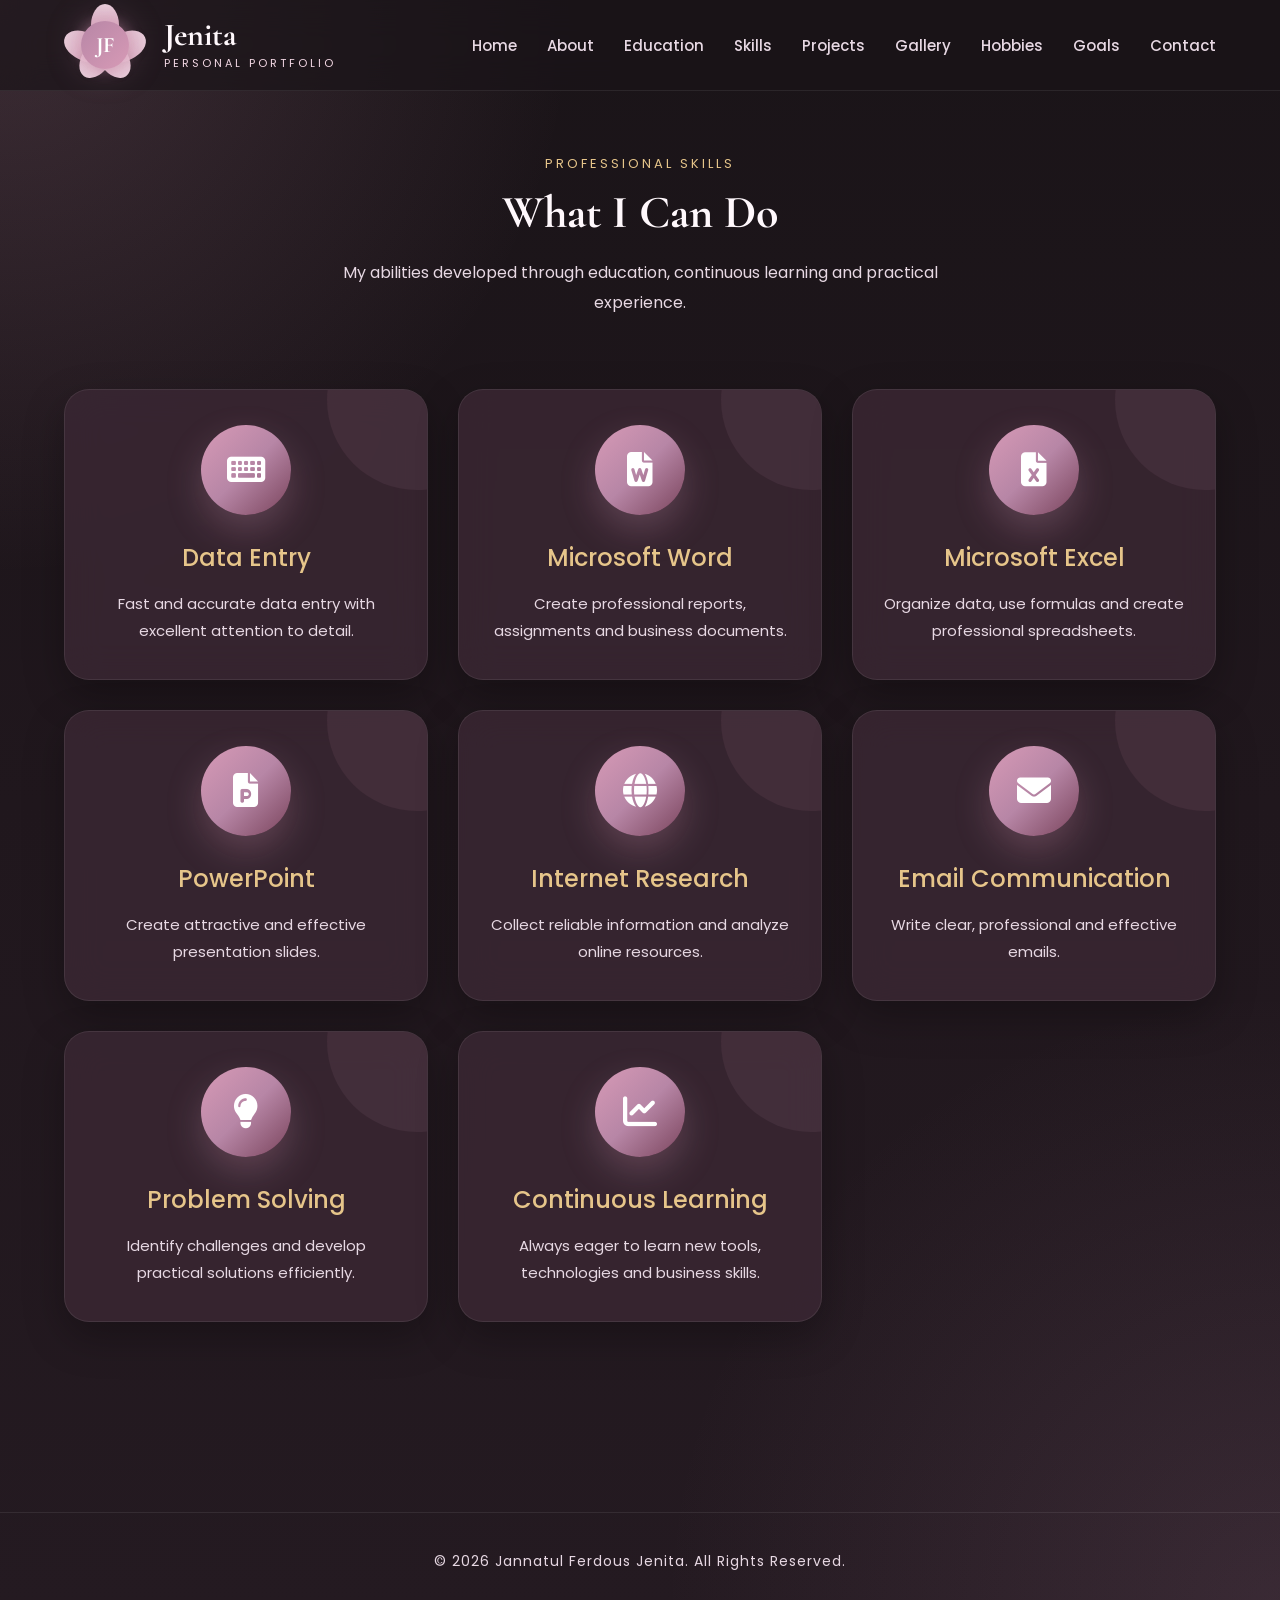
<file: skills.html>
<!DOCTYPE html>
<html lang="en">

<head>

    <meta charset="UTF-8">

    <meta name="viewport" content="width=device-width, initial-scale=1.0">

    <title>Skills | Jannatul Ferdous Jenita</title>

    <link rel="stylesheet" href="css/common.css">
    <link rel="stylesheet" href="css/skills.css">

    <link rel="stylesheet"
        href="https://cdnjs.cloudflare.com/ajax/libs/font-awesome/6.6.0/css/all.min.css">

</head>

<body>

<header>

<nav>

<a href="index.html" class="logo">

<div class="monogram">

<div class="petal top"></div>
<div class="petal left"></div>
<div class="petal right"></div>
<div class="petal bottom-left"></div>
<div class="petal bottom-right"></div>

<div class="monogram-center">JF</div>

</div>

<div class="logo-name">

<h2>Jenita</h2>

<span>Personal Portfolio</span>

</div>

</a>

<ul>
    <li><a href="index.html">Home</a></li>
    <li><a href="about.html">About</a></li>
    <li><a href="education.html">Education</a></li>
    <li><a href="skills.html">Skills</a></li>
    <li><a href="projects.html">Projects</a></li>
    <li><a href="gallery.html">Gallery</a></li>
    <li><a href="hobbies.html">Hobbies</a></li>
    <li><a href="goals.html">Goals</a></li>
    <li><a href="contact.html">Contact</a></li>
</ul>

</nav>

</header>

<section class="skills">

<div class="title">

<span>Professional Skills</span>

<h2>What I Can Do</h2>

<p>
My abilities developed through education, continuous learning and practical experience.
</p>

</div>

<div class="skills-grid">

<div class="skill-box">

<i class="fa-solid fa-keyboard"></i>

<h3>Data Entry</h3>

<p>Fast and accurate data entry with excellent attention to detail.</p>

</div>

<div class="skill-box">

<i class="fa-solid fa-file-word"></i>

<h3>Microsoft Word</h3>

<p>Create professional reports, assignments and business documents.</p>

</div>

<div class="skill-box">

<i class="fa-solid fa-file-excel"></i>

<h3>Microsoft Excel</h3>

<p>Organize data, use formulas and create professional spreadsheets.</p>

</div>

<div class="skill-box">

<i class="fa-solid fa-file-powerpoint"></i>

<h3>PowerPoint</h3>

<p>Create attractive and effective presentation slides.</p>

</div>

<div class="skill-box">

<i class="fa-solid fa-globe"></i>

<h3>Internet Research</h3>

<p>Collect reliable information and analyze online resources.</p>

</div>

<div class="skill-box">

<i class="fa-solid fa-envelope"></i>

<h3>Email Communication</h3>

<p>Write clear, professional and effective emails.</p>

</div>

<div class="skill-box">

<i class="fa-solid fa-lightbulb"></i>

<h3>Problem Solving</h3>

<p>Identify challenges and develop practical solutions efficiently.</p>

</div>

<div class="skill-box">

<i class="fa-solid fa-chart-line"></i>

<h3>Continuous Learning</h3>

<p>Always eager to learn new tools, technologies and business skills.</p>

</div>

</div>

</section>

<footer>

<p>© 2026 Jannatul Ferdous Jenita. All Rights Reserved.</p>

</footer>

</body>

</html>
</file>
<file: css/common.css>
@import url('https://fonts.googleapis.com/css2?family=Poppins:wght@300;400;500;600;700&family=Cormorant+Garamond:wght@500;600;700&display=swap');

:root{

    --bg:#1A1418;

    --surface:rgba(47,33,42,.75);

    --card:rgba(59,40,52,.82);

    --rose:#D79AB6;

    --mauve:#B786A6;

    --pink:#F4D9E5;

    --lavender:#DCCEE5;

    --gold:#E6C58A;

    --wine:#7A445C;

    --brown:#5D3A3E;

    --text:#FFF8FC;

    --light:#E7D8E3;

    --border:rgba(255,255,255,.08);

    --shadow:0 15px 40px rgba(0,0,0,.28);

}

*{

    margin:0;

    padding:0;

    box-sizing:border-box;

}

html{

    scroll-behavior:smooth;

}

body{

    font-family:'Poppins',sans-serif;

    background:
    radial-gradient(circle at top left,rgba(215,154,182,.18),transparent 28%),
    radial-gradient(circle at bottom right,rgba(183,134,166,.15),transparent 30%),
    linear-gradient(180deg,#1A1418,#20171D,#241A21);

    color:var(--text);

    overflow-x:hidden;

}

::selection{

    background:var(--rose);

    color:#fff;

}

::-webkit-scrollbar{

    width:8px;

}

::-webkit-scrollbar-track{

    background:#1A1418;

}

::-webkit-scrollbar-thumb{

    background:linear-gradient(var(--rose),var(--mauve));

    border-radius:20px;

}

::-webkit-scrollbar-thumb:hover{

    background:var(--wine);

}

a{

    text-decoration:none;

    color:inherit;

}

ul{

    list-style:none;

}

img{

    width:100%;

    display:block;

}

section{

    width:90%;

    max-width:1200px;

    margin:auto;

    padding:110px 0;

}

header{

    position:fixed;

    top:0;

    left:0;

    width:100%;

    z-index:1000;

    background:rgba(26,20,24,.68);

    backdrop-filter:blur(18px);

    -webkit-backdrop-filter:blur(18px);

    border-bottom:1px solid var(--border);

}

nav{

    width:90%;

    max-width:1200px;

    height:90px;

    margin:auto;

    display:flex;

    justify-content:space-between;

    align-items:center;

}
.logo{

    display:flex;

    align-items:center;

    gap:18px;

}

.monogram{

    width:82px;

    height:82px;

    position:relative;

    display:flex;

    justify-content:center;

    align-items:center;

    transition:.45s;

}

.monogram:hover{

    transform:rotate(-8deg) scale(1.08);

}

.monogram-center{

    width:48px;

    height:48px;

    border-radius:50%;

    display:flex;

    justify-content:center;

    align-items:center;

    font-family:'Cormorant Garamond',serif;

    font-size:22px;

    font-weight:700;

    color:#fff;

    background:linear-gradient(135deg,var(--mauve),var(--rose));

    box-shadow:

    0 0 15px rgba(215,154,182,.45),

    0 0 35px rgba(183,134,166,.35);

    position:relative;

    z-index:5;

}

.petal{

    position:absolute;

    width:28px;

    height:42px;

    background:linear-gradient(180deg,var(--pink),var(--rose));

    border-radius:50% 50% 40% 40%;

    opacity:.95;

    box-shadow:0 4px 12px rgba(0,0,0,.12);

}

.top{

    top:0;

    left:27px;

}

.left{

    left:6px;

    top:21px;

    transform:rotate(-65deg);

}

.right{

    right:6px;

    top:21px;

    transform:rotate(65deg);

}

.bottom-left{

    left:18px;

    bottom:6px;

    transform:rotate(-145deg);

}

.bottom-right{

    right:18px;

    bottom:6px;

    transform:rotate(145deg);

}

.logo-name h2{

    font-family:'Cormorant Garamond',serif;

    font-size:32px;

    color:var(--text);

    line-height:1;

    font-weight:700;

}

.logo-name span{

    display:block;

    margin-top:4px;

    font-size:11px;

    letter-spacing:3px;

    color:var(--pink);

    text-transform:uppercase;

}

nav ul{

    display:flex;

    align-items:center;

    gap:30px;

}

nav ul li a{

    position:relative;

    color:var(--light);

    font-size:15px;

    font-weight:500;

    transition:.35s;

}

nav ul li a:hover{

    color:var(--pink);

}

nav ul li a.active{

    color:var(--gold);

}

nav ul li a::after{

    content:"";

    position:absolute;

    left:0;

    bottom:-8px;

    width:0;

    height:2px;

    border-radius:20px;

    background:linear-gradient(90deg,var(--rose),var(--gold));

    transition:.35s;

}

nav ul li a:hover::after,

nav ul li a.active::after{

    width:100%;

}

.btn{

    display:inline-flex;

    align-items:center;

    justify-content:center;

    padding:14px 34px;

    border-radius:40px;

    background:linear-gradient(135deg,var(--rose),var(--mauve),var(--wine));

    color:#fff;

    font-weight:600;

    transition:.4s;

    box-shadow:0 12px 28px rgba(183,134,166,.25);

}

.btn:hover{

    transform:translateY(-4px);

    box-shadow:

    0 0 18px rgba(215,154,182,.35),

    0 18px 40px rgba(0,0,0,.25);

}

.btn-outline{

    display:inline-flex;

    align-items:center;

    justify-content:center;

    padding:14px 34px;

    border-radius:40px;

    border:1px solid rgba(215,154,182,.35);

    background:rgba(255,255,255,.05);

    backdrop-filter:blur(12px);

    color:var(--text);

    transition:.4s;

}

.btn-outline:hover{

    background:rgba(215,154,182,.12);

    border-color:var(--gold);

    color:var(--gold);

}
h1{

    font-family:'Cormorant Garamond',serif;

    font-size:72px;

    line-height:1.05;

    color:var(--text);

    font-weight:700;

}

h2{

    font-family:'Cormorant Garamond',serif;

    font-size:46px;

    color:var(--text);

    font-weight:700;

}

h3{

    font-size:24px;

    color:var(--gold);

    font-weight:500;

}

p{

    color:var(--light);

    line-height:1.9;

    font-size:16px;

}

.card{

    background:rgba(47,33,42,.72);

    backdrop-filter:blur(18px);

    -webkit-backdrop-filter:blur(18px);

    border:1px solid rgba(255,255,255,.08);

    border-radius:26px;

    box-shadow:var(--shadow);

    transition:.4s;

}

.card:hover{

    transform:translateY(-10px);

    border-color:rgba(230,197,138,.28);

    box-shadow:

    0 25px 45px rgba(0,0,0,.28),

    0 0 30px rgba(215,154,182,.12);

}

.title{

    text-align:center;

    margin-bottom:70px;

}

.title span{

    display:inline-block;

    color:var(--gold);

    letter-spacing:3px;

    text-transform:uppercase;

    font-size:13px;

    margin-bottom:10px;

}

.title h2{

    margin-bottom:18px;

}

.title p{

    max-width:650px;

    margin:auto;

}

.fade-up{

    animation:fadeUp .8s ease;

}

@keyframes fadeUp{

    from{

        opacity:0;

        transform:translateY(35px);

    }

    to{

        opacity:1;

        transform:translateY(0);

    }

}

.glass{

    background:rgba(255,255,255,.05);

    backdrop-filter:blur(18px);

    -webkit-backdrop-filter:blur(18px);

    border:1px solid rgba(255,255,255,.08);

}

footer{

    margin-top:80px;

    padding:35px 0;

    border-top:1px solid rgba(255,255,255,.08);

    text-align:center;

}

footer p{

    color:var(--light);

    font-size:14px;

    letter-spacing:1px;

}

@media(max-width:992px){

    nav{

        height:auto;

        padding:18px 0;

        flex-direction:column;

        gap:20px;

    }

    nav ul{

        flex-wrap:wrap;

        justify-content:center;

        gap:20px;

    }

    section{

        width:92%;

        padding:90px 0;

    }

}

@media(max-width:768px){

    h1{

        font-size:52px;

    }

    h2{

        font-size:36px;

    }

    h3{

        font-size:20px;

    }

    .logo-name{

        display:none;

    }

    .btn,

    .btn-outline{

        width:200px;

    }

}

@media(max-width:480px){

    h1{

        font-size:42px;

    }

    h2{

        font-size:30px;

    }

    p{

        font-size:15px;

    }

}
</file>
<file: css/home.css>
.hero{

    width:90%;

    max-width:1200px;

    min-height:100vh;

    margin:auto;

    display:grid;

    grid-template-columns:1fr 1fr;

    align-items:center;

    gap:90px;

    padding-top:120px;

}

.hero-content{

    animation:fadeUp .8s ease;

}

.hero-tag{

    display:inline-block;

    padding:12px 26px;

    border-radius:50px;

    background:rgba(215,154,182,.12);

    border:1px solid rgba(215,154,182,.25);

    backdrop-filter:blur(18px);

    color:var(--pink);

    font-size:15px;

    letter-spacing:1px;

    margin-bottom:25px;

}

.hero-content h1{

    margin-bottom:18px;

    line-height:1.05;

}

.hero-content h3{

    color:var(--gold);

    font-size:26px;

    font-weight:500;

    margin-bottom:20px;

}

.hero-content p{

    max-width:550px;

    color:var(--light);

    font-size:17px;

    line-height:1.9;

    margin-bottom:40px;

}

.hero-btn{

    display:flex;

    gap:18px;

    flex-wrap:wrap;

}

.hero-image{

    display:flex;

    justify-content:center;

    align-items:center;

    position:relative;

}
.image-wrapper{

    position:relative;

    width:420px;

    height:560px;

    display:flex;

    justify-content:center;

    align-items:center;

    animation:floatImage 6s ease-in-out infinite;

}

.image-glow{

    position:absolute;

    width:620px;

    height:620px;

    border-radius:50%;

    background:
    radial-gradient(circle,

    rgba(244,217,229,.95) 0%,

    rgba(215,154,182,.75) 20%,

    rgba(183,134,166,.55) 40%,

    rgba(230,197,138,.28) 60%,

    rgba(122,68,92,.15) 78%,

    transparent 92%);

    filter:blur(95px);

    animation:glow 5s ease-in-out infinite;

    z-index:1;

}

.image-ring{

    position:absolute;

    width:390px;

    height:520px;

    border-radius:35px;

    border:2px solid rgba(244,217,229,.28);

    background:rgba(255,255,255,.05);

    backdrop-filter:blur(18px);

    -webkit-backdrop-filter:blur(18px);

    box-shadow:

    0 0 25px rgba(244,217,229,.25),

    0 0 70px rgba(215,154,182,.20);

    z-index:2;

}

.image-box{

    position:relative;

    width:360px;

    height:490px;

    border-radius:32px;

    overflow:hidden;

    border:6px solid rgba(255,255,255,.15);

    background:#2d2229;

    box-shadow:

    0 0 35px rgba(244,217,229,.35),

    0 0 80px rgba(215,154,182,.28),

    0 30px 70px rgba(0,0,0,.35);

    z-index:3;

    transition:.45s ease;

}

.image-box:hover{

    transform:scale(1.05);

    box-shadow:

    0 0 45px rgba(244,217,229,.45),

    0 0 90px rgba(215,154,182,.35),

    0 35px 70px rgba(0,0,0,.40);

}

.image-box img{

    width:400px;

    height:540px;

    object-fit:cover;

  border-radius:28px;

    transition:.45s ease;

}

.image-box:hover img{

    transform:scale(1.08);

}

@keyframes glow{

    0%{

        transform:scale(.90);

        opacity:.65;

    }

    50%{

        transform:scale(1.12);

        opacity:1;

    }

    100%{

        transform:scale(.90);

        opacity:.65;

    }

}

@keyframes floatImage{

    0%{

        transform:translateY(0);

    }

    50%{

        transform:translateY(-15px);

    }

    100%{

        transform:translateY(0);

    }

}
.social-links{

    display:flex;

    align-items:center;

    gap:18px;

    margin-top:45px;

}

.social-links a{

    width:55px;

    height:55px;

    display:flex;

    justify-content:center;

    align-items:center;

    border-radius:50%;

    background:rgba(255,255,255,.06);

    backdrop-filter:blur(15px);

    border:1px solid rgba(255,255,255,.12);

    color:var(--pink);

    font-size:22px;

    transition:.4s ease;

}

.social-links a:hover{

    transform:translateY(-8px) scale(1.08);

    background:linear-gradient(135deg,var(--rose),var(--mauve));

    color:#fff;

    box-shadow:

    0 0 25px rgba(244,217,229,.45),

    0 0 50px rgba(215,154,182,.35);

}

.scroll-down{

    margin-top:60px;

    display:inline-block;

    color:var(--gold);

    letter-spacing:3px;

    text-transform:uppercase;

    font-size:13px;

    animation:bounce 2s infinite;

}

@keyframes bounce{

    0%{

        transform:translateY(0);

    }

    50%{

        transform:translateY(10px);

    }

    100%{

        transform:translateY(0);

    }

}

@media(max-width:992px){

    .hero{

        grid-template-columns:1fr;

        text-align:center;

        gap:70px;

        padding-top:150px;

    }

    .hero-content{

        order:2;

    }

    .hero-image{

        order:1;

    }

    .hero-content p{

        margin:0 auto 40px;

    }

    .hero-btn{

        justify-content:center;

    }

    .social-links{

        justify-content:center;

    }

}

@media(max-width:768px){

    .hero{

        padding-bottom:80px;

    }

    .hero-content h1{

        font-size:52px;

    }

    .hero-content h3{

        font-size:22px;

    }

    .hero-content p{

        font-size:16px;

    }

    .image-wrapper{

        width:340px;

        height:340px;

    }

    .image-ring{

        width:300px;

        height:300px;

    }

    .image-box{

        width:270px;

        height:270px;

    }

    .image-glow{

        width:480px;

        height:480px;

    }

}

@media(max-width:480px){

    .hero{

        gap:50px;

    }

    .hero-tag{

        font-size:13px;

        padding:10px 20px;

    }

    .hero-content h1{

        font-size:42px;

    }

    .hero-content h3{

        font-size:19px;

    }

    .hero-content p{

        font-size:15px;

    }

    .hero-btn{

        flex-direction:column;

        align-items:center;

    }

    .image-wrapper{

        width:300px;

        height:300px;

    }

    .image-ring{

        width:260px;

        height:260px;

    }

    .image-box{

        width:230px;

        height:230px;

    }

    .image-glow{

        width:420px;

        height:420px;

    }

}
</file>
<file: css/about.css>
.about{

    width:90%;

    max-width:1200px;

    margin:0 auto;

    padding:140px 0 80px;

}

.title{

    text-align:center;

    margin-bottom:70px;

}

.title span{

    display:inline-block;

    padding:10px 24px;

    border-radius:40px;

    background:rgba(215,154,182,.12);

    border:1px solid rgba(215,154,182,.25);

    color:var(--pink);

    backdrop-filter:blur(15px);

    margin-bottom:18px;

}

.title h2{

    font-size:52px;

    color:var(--text);

}

.about-container{

    display:grid;

    grid-template-columns:430px 1fr;

    gap:80px;

    align-items:center;

}

.about-image{

    position:relative;

    display:flex;

    justify-content:center;

    align-items:center;

    transform:translateY(-40px);

}

.about-image::before{

    content:"";

    position:absolute;

    width:600px;

    height:600px;

    border-radius:50%;

    background:radial-gradient(circle,

    rgba(244,217,229,.90) 0%,

    rgba(215,154,182,.65) 22%,

    rgba(183,134,166,.45) 45%,

    rgba(230,197,138,.20) 68%,

    transparent 90%);

    filter:blur(95px);

    animation:aboutGlow 5s ease-in-out infinite;

    z-index:1;

}

.about-image img{

    position:relative;

    z-index:2;

    width:390px;

    height:500px;

    object-fit:cover;

    border-radius:32px;

    border:8px solid rgba(255,255,255,.10);

    background:rgba(255,255,255,.05);

    backdrop-filter:blur(18px);

    box-shadow:

    0 0 35px rgba(244,217,229,.30),

    0 0 80px rgba(215,154,182,.25),

    0 30px 70px rgba(0,0,0,.35);

    transition:.45s ease;

}

.about-image img:hover{

    transform:translateY(-10px) scale(1.03);

}

.about-content h3{

    font-size:38px;

    color:var(--text);

    margin-bottom:22px;

}

.about-content p{

    font-size:17px;

    line-height:1.9;

    color:var(--light);

    margin-bottom:20px;

}

@keyframes aboutGlow{

    0%{

        transform:scale(.92);

        opacity:.65;

    }

    50%{

        transform:scale(1.12);

        opacity:1;

    }

    100%{

        transform:scale(.92);

        opacity:.65;

    }

}
.about-info{

    display:grid;

    grid-template-columns:repeat(2,1fr);

    gap:25px;

    margin:45px 0;

}

.info-card{

    padding:28px;

    border-radius:24px;

    background:rgba(255,255,255,.06);

    backdrop-filter:blur(18px);

    -webkit-backdrop-filter:blur(18px);

    border:1px solid rgba(255,255,255,.10);

    box-shadow:

    0 15px 35px rgba(0,0,0,.18);

    transition:.4s ease;

}

.info-card:hover{

    transform:translateY(-10px);

    background:rgba(255,255,255,.08);

    border-color:rgba(244,217,229,.30);

    box-shadow:

    0 0 35px rgba(244,217,229,.22),

    0 0 70px rgba(215,154,182,.18),

    0 20px 40px rgba(0,0,0,.28);

}

.info-card h4{

    font-size:16px;

    color:var(--gold);

    margin-bottom:10px;

    font-weight:600;

}

.info-card p{

    margin:0;

    color:var(--text);

    font-size:15px;

    line-height:1.8;

}

.about-content .btn{

    margin-top:15px;

    display:inline-flex;

    align-items:center;

    justify-content:center;

    padding:15px 34px;

    border-radius:50px;

    background:linear-gradient(135deg,var(--rose),var(--mauve));

    color:#fff;

    text-decoration:none;

    font-weight:600;

    transition:.4s ease;

    box-shadow:

    0 12px 30px rgba(215,154,182,.25);

}

.about-content .btn:hover{

    transform:translateY(-5px);

    box-shadow:

    0 18px 40px rgba(215,154,182,.35);

}

@media(max-width:992px){

    .about-container{

        grid-template-columns:1fr;

        text-align:center;

        gap:70px;

    }

    .about-content{

        max-width:720px;

        margin:auto;

    }

    .about-content p{

        margin-left:auto;

        margin-right:auto;

    }

    .about-info{

        max-width:700px;

        margin:45px auto;

    }

}
@media (max-width:768px){

    .about{

        padding:120px 0 70px;

    }

    .title h2{

        font-size:42px;

    }

    .about-container{

        gap:60px;

    }

    .about-image img{

        width:390px;

        height:500px;

        border-radius:28px;

    }

    .about-image::before{

        width:500px;

        height:500px;

        filter:blur(80px);

    }

    .about-content h3{

        font-size:30px;

    }

    .about-content p{

        font-size:16px;

    }

    .about-info{

        grid-template-columns:1fr;

        gap:18px;

    }

}

@media (max-width:576px){

    .about{

        padding:100px 0 60px;

    }

    .title h2{

        font-size:34px;

    }

    .title span{

        font-size:14px;

        padding:9px 18px;

    }

    .about-image img{

        width:260px;

        height:340px;

        border-radius:24px;

    }

    .about-image::before{

        width:380px;

        height:380px;

        filter:blur(65px);

    }

    .about-content h3{

        font-size:26px;

    }

    .about-content p{

        font-size:15px;

        line-height:1.8;

    }

    .info-card{

        padding:22px;

    }

    .about-content .btn{

        width:100%;

        padding:15px 0;

    }

}

.about-image{

    animation:floatAbout 5s ease-in-out infinite;

}

@keyframes floatAbout{

    0%{

        transform:translateY(-40px);

    }

    50%{

        transform:translateY(-52px);

    }

    100%{

        transform:translateY(-40px);

    }

}
</file>
<file: css/contact.css>
.contact{
    padding-top:150px;
}

.contact-container{
    display:grid;
    grid-template-columns:1fr 1fr;
    gap:40px;
    align-items:start;
}

.contact-info,
.contact-form{
    background:var(--card);
    backdrop-filter:blur(20px);
    border:1px solid var(--border);
    border-radius:25px;
    padding:40px;
    box-shadow:var(--shadow);
}

.contact-header{
    margin-bottom:35px;
}

.contact-header h3{
    margin-bottom:15px;
}

.contact-card{
    display:flex;
    align-items:center;
    gap:20px;
    margin-bottom:22px;
    padding:18px;
    border-radius:18px;
    background:rgba(255,255,255,.05);
    transition:.4s;
}

.contact-card:hover{
    transform:translateX(8px);
    background:rgba(215,154,182,.12);
}

.contact-card i{
    width:60px;
    height:60px;
    border-radius:50%;
    display:flex;
    justify-content:center;
    align-items:center;
    background:linear-gradient(135deg,var(--rose),var(--mauve));
    color:#fff;
    font-size:22px;
}

.contact-card h4{
    color:var(--gold);
    margin-bottom:6px;
    font-size:18px;
}

.contact-card a,
.contact-card p{
    color:var(--light);
    transition:.3s;
}

.contact-card a:hover{
    color:var(--rose);
}

.social-links{
    margin-top:35px;
    display:flex;
    gap:18px;
}

.social-links a{
    width:52px;
    height:52px;
    border-radius:50%;
    display:flex;
    justify-content:center;
    align-items:center;
    background:rgba(255,255,255,.06);
    border:1px solid var(--border);
    color:var(--text);
    font-size:20px;
    transition:.4s;
}

.social-links a:hover{
    background:linear-gradient(135deg,var(--rose),var(--mauve));
    transform:translateY(-6px);
}

.form-title{
    margin-bottom:30px;
}

.form-title h3{
    margin-bottom:10px;
}

form{
    display:flex;
    flex-direction:column;
    gap:18px;
}

form input,
form textarea{
    width:100%;
    padding:16px 18px;
    border:none;
    outline:none;
    border-radius:15px;
    background:rgba(255,255,255,.06);
    border:1px solid var(--border);
    color:var(--text);
    font-size:15px;
    font-family:'Poppins',sans-serif;
    transition:.3s;
}

form input::placeholder,
form textarea::placeholder{
    color:#cdbfc7;
}

form input:focus,
form textarea:focus{
    border-color:var(--rose);
    box-shadow:0 0 15px rgba(215,154,182,.25);
}

textarea{
    resize:none;
}

button.btn{
    border:none;
    cursor:pointer;
    margin-top:10px;
}

button.btn i{
    margin-right:10px;
}

@media(max-width:992px){

.contact-container{
    grid-template-columns:1fr;
}

}

@media(max-width:768px){

.contact-info,
.contact-form{
    padding:25px;
}

.contact-card{
    flex-direction:column;
    text-align:center;
}

.social-links{
    justify-content:center;
}

}
</file>
<file: css/education.css>
.education{

    width:90%;

    max-width:1200px;

    margin:auto;

    padding:140px 0 90px;

}

.title{

    text-align:center;

    margin-bottom:80px;

}

.title span{

    display:inline-block;

    padding:10px 24px;

    border-radius:50px;

    background:rgba(215,154,182,.12);

    border:1px solid rgba(215,154,182,.25);

    color:var(--pink);

    backdrop-filter:blur(15px);

    margin-bottom:18px;

}

.title h2{

    font-size:52px;

    color:var(--text);

}

.timeline{

    position:relative;

    max-width:900px;

    margin:auto;

}

.timeline::before{

    content:"";

    position:absolute;

    left:40px;

    top:0;

    width:4px;

    height:100%;

    border-radius:10px;

    background:linear-gradient(

    to bottom,

    #f7bfd2,

    #d79ab6,

    #b786a6,

    #d79ab6,

    #f7bfd2

    );

    box-shadow:0 0 25px rgba(215,154,182,.35);

}

.timeline-item{

    position:relative;

    display:flex;

    align-items:flex-start;

    gap:35px;

    margin-bottom:60px;

}

.timeline-icon{

    width:80px;

    height:80px;

    min-width:80px;

    border-radius:50%;

    display:flex;

    justify-content:center;

    align-items:center;

    font-size:30px;

    color:#fff;

    background:linear-gradient(135deg,

    #ff9fc0,

    #d8a4ff,

    #f7c97a);

    box-shadow:

    0 0 25px rgba(244,217,229,.35),

    0 0 50px rgba(215,154,182,.25);

    position:relative;

    z-index:2;

}

.timeline-content{

    flex:1;

    padding:35px;

    border-radius:28px;

    background:rgba(255,255,255,.06);

    backdrop-filter:blur(18px);

    -webkit-backdrop-filter:blur(18px);

    border:1px solid rgba(255,255,255,.10);

    box-shadow:

    0 15px 40px rgba(0,0,0,.18);

    transition:.45s ease;

}
.timeline-content:hover{

    transform:translateY(-10px);

    border-color:rgba(244,217,229,.30);

    box-shadow:

    0 25px 50px rgba(0,0,0,.25),

    0 0 35px rgba(215,154,182,.20);

}

.year{

    display:inline-block;

    padding:8px 18px;

    border-radius:30px;

    background:linear-gradient(135deg,

    #f7bfd2,

    #d79ab6);

    color:#fff;

    font-size:14px;

    font-weight:600;

    margin-bottom:18px;

    letter-spacing:1px;

}

.timeline-content h3{

    font-size:26px;

    color:var(--text);

    margin-bottom:10px;

    transition:.35s;

}

.timeline-content h4{

    font-size:18px;

    color:var(--gold);

    margin-bottom:18px;

    font-weight:500;

}

.timeline-content p{

    color:var(--light);

    font-size:16px;

    line-height:1.9;

}

.timeline-content:hover h3{

    color:var(--rose);

}

.timeline-item:nth-child(1) .timeline-icon{

    background:linear-gradient(135deg,

    #ff9dbb,

    #d8a4ff);

}

.timeline-item:nth-child(2) .timeline-icon{

    background:linear-gradient(135deg,

    #ffc08c,

    #ff93b8);

}

.timeline-item:nth-child(3) .timeline-icon{

    background:linear-gradient(135deg,

    #c9a5ff,

    #ffd47a);

}

.timeline-item:hover .timeline-icon{

    transform:scale(1.12) rotate(8deg);

    transition:.4s;

    box-shadow:

    0 0 35px rgba(244,217,229,.45),

    0 0 70px rgba(215,154,182,.30);

}

@keyframes floatTimeline{

    0%{

        transform:translateY(0);

    }

    50%{

        transform:translateY(-6px);

    }

    100%{

        transform:translateY(0);

    }

}

.timeline-item{

    animation:floatTimeline 5s ease-in-out infinite;

}
.timeline-content::after{

    content:"";

    position:absolute;

    inset:0;

    border-radius:28px;

    border:1px solid rgba(255,255,255,.05);

    pointer-events:none;

}

@media(max-width:992px){

    .education{

        padding:120px 0 80px;

    }

    .title h2{

        font-size:44px;

    }

    .timeline{

        max-width:100%;

    }

}

@media(max-width:768px){

    .education{

        padding:110px 0 70px;

    }

    .title span{

        font-size:14px;

        padding:9px 20px;

    }

    .title h2{

        font-size:38px;

    }

    .timeline::before{

        left:30px;

    }

    .timeline-item{

        gap:20px;

        margin-bottom:45px;

    }

    .timeline-icon{

        width:60px;

        height:60px;

        min-width:60px;

        font-size:22px;

    }

    .timeline-content{

        padding:28px;

    }

    .timeline-content h3{

        font-size:22px;

    }

    .timeline-content h4{

        font-size:16px;

    }

    .timeline-content p{

        font-size:15px;

    }

}

@media(max-width:480px){

    .education{

        padding:95px 0 60px;

    }

    .title h2{

        font-size:32px;

    }

    .title span{

        font-size:13px;

        padding:8px 18px;

    }

    .timeline::before{

        display:none;

    }

    .timeline-item{

        flex-direction:column;

        align-items:center;

        text-align:center;

    }

    .timeline-icon{

        width:70px;

        height:70px;

        min-width:70px;

        font-size:26px;

    }

    .timeline-content{

        width:100%;

        padding:24px;

        border-radius:24px;

    }

    .timeline-content h3{

        font-size:20px;

    }

    .timeline-content h4{

        font-size:15px;

    }

    .timeline-content p{

        font-size:14px;

        line-height:1.8;

    }

}

.timeline-item:nth-child(2){

    animation-delay:.25s;

}

.timeline-item:nth-child(3){

    animation-delay:.5s;

}
</file>
<file: css/gallery.css>
.gallery{

    width:90%;

    max-width:1300px;

    margin:auto;

    padding:140px 0 90px;

}

.title{

    text-align:center;

    margin-bottom:80px;

}

.title span{

    display:inline-block;

    padding:10px 24px;

    border-radius:50px;

    background:rgba(215,154,182,.12);

    border:1px solid rgba(215,154,182,.25);

    backdrop-filter:blur(15px);

    color:var(--pink);

    margin-bottom:18px;

}

.title h2{

    font-size:52px;

    color:var(--text);

    margin-bottom:15px;

}

.title p{

    max-width:650px;

    margin:auto;

    color:var(--light);

    line-height:1.9;

    font-size:17px;

}

.gallery-section{

    margin-bottom:80px;

}

.gallery-section h3{

    display:flex;

    align-items:center;

    gap:15px;

    font-size:32px;

    color:var(--text);

    margin-bottom:35px;

}

.gallery-section h3 i{

    width:60px;

    height:60px;

    display:flex;

    justify-content:center;

    align-items:center;

    border-radius:50%;

    font-size:22px;

    color:#fff;

    background:linear-gradient(135deg,

    #f7bfd2,

    #d79ab6,

    #c9a4ff);

    box-shadow:

    0 0 25px rgba(215,154,182,.35);

}

.gallery-grid{

    display:grid;

    grid-template-columns:repeat(auto-fit,minmax(250px,1fr));

    gap:28px;

}
.gallery-grid img{

    width:100%;

    height:280px;

    object-fit:cover;

    display:block;

    border-radius:25px;

    border:2px solid rgba(255,255,255,.08);

    background:rgba(255,255,255,.05);

    padding:6px;

    backdrop-filter:blur(18px);

    -webkit-backdrop-filter:blur(18px);

    box-shadow:

    0 15px 35px rgba(0,0,0,.18),

    0 0 20px rgba(215,154,182,.10);

    transition:.45s ease;

    cursor:pointer;

}

.gallery-grid img:hover{

    transform:scale(1.06);

    border-color:rgba(247,191,210,.45);

    box-shadow:

    0 20px 45px rgba(0,0,0,.22),

    0 0 20px rgba(247,191,210,.30),

    0 0 45px rgba(215,154,182,.22),

    0 0 70px rgba(201,164,255,.15);

}

.gallery-section:nth-child(2) h3 i{

    background:linear-gradient(135deg,#ff9dbb,#d7a6ff);

}

.gallery-section:nth-child(3) h3 i{

    background:linear-gradient(135deg,#ffc38f,#ff97b7);

}

.gallery-section:nth-child(4) h3 i{

    background:linear-gradient(135deg,#c9a4ff,#f7bfd2);

}

.gallery-section:nth-child(5) h3 i{

    background:linear-gradient(135deg,#9dd7b2,#b9e5d0);

}

.gallery-section:nth-child(6) h3 i{

    background:linear-gradient(135deg,#ff8fb8,#ffcf8b);

}

.gallery-quote{

    margin-top:80px;

    padding:45px;

    text-align:center;

    border-radius:30px;

    background:rgba(255,255,255,.06);

    border:1px solid rgba(255,255,255,.08);

    backdrop-filter:blur(18px);

    -webkit-backdrop-filter:blur(18px);

    box-shadow:0 15px 40px rgba(0,0,0,.15);

}

.gallery-quote i{

    font-size:42px;

    color:var(--rose);

    margin-bottom:20px;

}

.gallery-quote p{

    font-size:20px;

    color:var(--text);

    line-height:1.9;

    max-width:750px;

    margin:auto;

}
.gallery-grid img{

    animation:floatImage 5s ease-in-out infinite;

}

.gallery-grid img:nth-child(2){

    animation-delay:.2s;

}

.gallery-grid img:nth-child(3){

    animation-delay:.4s;

}

.gallery-grid img:nth-child(4){

    animation-delay:.6s;

}

.gallery-grid img:nth-child(5){

    animation-delay:.8s;

}

@keyframes floatImage{

    0%{

        transform:translateY(0);

    }

    50%{

        transform:translateY(-8px);

    }

    100%{

        transform:translateY(0);

    }

}

.gallery-grid img:hover{

    animation:none;

}

@media(max-width:992px){

    .gallery{

        padding:120px 0 80px;

    }

    .title h2{

        font-size:44px;

    }

    .gallery-grid{

        grid-template-columns:repeat(2,1fr);

        gap:22px;

    }

}

@media(max-width:768px){

    .gallery{

        padding:110px 0 70px;

    }

    .title h2{

        font-size:38px;

    }

    .gallery-section h3{

        font-size:26px;

    }

    .gallery-section h3 i{

        width:50px;

        height:50px;

        font-size:18px;

    }

    .gallery-grid{

        grid-template-columns:repeat(2,1fr);

        gap:18px;

    }

    .gallery-grid img{

        height:220px;

        border-radius:20px;

    }

    .gallery-quote{

        padding:35px 25px;

    }

    .gallery-quote p{

        font-size:17px;

    }

}

@media(max-width:480px){

    .gallery{

        padding:95px 0 60px;

    }

    .title h2{

        font-size:32px;

    }

    .gallery-grid{

        grid-template-columns:1fr;

    }

    .gallery-grid img{

        height:260px;

    }

    .gallery-section h3{

        font-size:22px;

    }

    .gallery-section h3 i{

        width:45px;

        height:45px;

        font-size:17px;

    }

    .gallery-quote{

        padding:28px 20px;

        border-radius:24px;

    }

    .gallery-quote i{

        font-size:34px;

    }

    .gallery-quote p{

        font-size:15px;

        line-height:1.8;

    }

}
</file>
<file: css/goals.css>
.goals{

    width:90%;

    max-width:1200px;

    margin:auto;

    padding:140px 0 90px;

}

.title{

    text-align:center;

    margin-bottom:70px;

}

.title span{

    display:inline-block;

    padding:10px 24px;

    border-radius:50px;

    background:rgba(215,154,182,.12);

    border:1px solid rgba(215,154,182,.25);

    backdrop-filter:blur(15px);

    color:var(--pink);

    margin-bottom:18px;

    font-size:15px;

    letter-spacing:1px;

}

.title h2{

    font-size:52px;

    color:var(--text);

}

.goals-grid{

    display:grid;

    grid-template-columns:repeat(auto-fit,minmax(320px,1fr));

    gap:35px;

}

.goal-card{

    position:relative;

    overflow:hidden;

    padding:40px 35px;

    border-radius:28px;

    background:rgba(255,255,255,.06);

    backdrop-filter:blur(20px);

    -webkit-backdrop-filter:blur(20px);

    border:1px solid rgba(255,255,255,.10);

    box-shadow:

    0 15px 40px rgba(0,0,0,.18);

    transition:.45s ease;

}

.goal-card::before{

    content:"";

    position:absolute;

    width:230px;

    height:230px;

    background:radial-gradient(circle,

    rgba(244,217,229,.70),

    rgba(215,154,182,.35),

    transparent 75%);

    top:-110px;

    right:-100px;

    filter:blur(45px);

    transition:.5s;

}

.goal-card:hover{

    transform:translateY(-12px);

    border-color:rgba(244,217,229,.30);

    box-shadow:

    0 25px 50px rgba(0,0,0,.25),

    0 0 35px rgba(215,154,182,.18);

}

.goal-card:hover::before{

    transform:scale(1.3);

}
.goal-card i{

    width:85px;

    height:85px;

    display:flex;

    justify-content:center;

    align-items:center;

    border-radius:50%;

    font-size:32px;

    color:#fff;

    margin-bottom:28px;

    box-shadow:

    0 0 25px rgba(244,217,229,.30),

    0 0 50px rgba(215,154,182,.18);

    transition:.45s ease;

}

.goal-card:hover i{

    transform:rotate(10deg) scale(1.12);

    box-shadow:

    0 0 35px rgba(244,217,229,.45),

    0 0 70px rgba(215,154,182,.30);

}

.goal-card:nth-child(1) i{

    background:linear-gradient(135deg,#ff9dbb,#d7a6ff);

}

.goal-card:nth-child(2) i{

    background:linear-gradient(135deg,#ffc3a6,#ff8fb8);

}

.goal-card:nth-child(3) i{

    background:linear-gradient(135deg,#c7a6ff,#ffb6d5);

}

.goal-card:nth-child(4) i{

    background:linear-gradient(135deg,#ffd37a,#ff9ebf);

}

.goal-card:nth-child(5) i{

    background:linear-gradient(135deg,#ffb7c8,#d49cff);

}

.goal-card:nth-child(6) i{

    background:linear-gradient(135deg,#c9a8ff,#f7c57d);

}

.goal-card h3{

    font-size:24px;

    color:var(--text);

    margin-bottom:16px;

    transition:.35s;

}

.goal-card p{

    font-size:16px;

    color:var(--light);

    line-height:1.9;

}

.goal-card:hover h3{

    color:var(--rose);

}

.goal-card:hover p{

    color:var(--text);

}

@keyframes floatGoal{

    0%{

        transform:translateY(0);

    }

    50%{

        transform:translateY(-8px);

    }

    100%{

        transform:translateY(0);

    }

}

.goal-card{

    animation:floatGoal 5s ease-in-out infinite;

}
.goal-card::after{

    content:"";

    position:absolute;

    inset:0;

    border-radius:28px;

    border:1px solid rgba(255,255,255,.05);

    pointer-events:none;

}

.goal-card:hover{

    transform:translateY(-12px) scale(1.03);

}

@media (max-width:992px){

    .goals{

        padding:120px 0 80px;

    }

    .title h2{

        font-size:44px;

    }

    .goals-grid{

        grid-template-columns:repeat(2,1fr);

        gap:28px;

    }

}

@media (max-width:768px){

    .goals{

        padding:110px 0 70px;

    }

    .title span{

        font-size:14px;

        padding:9px 20px;

    }

    .title h2{

        font-size:38px;

    }

    .goals-grid{

        grid-template-columns:1fr;

        gap:24px;

    }

    .goal-card{

        padding:35px 28px;

    }

    .goal-card i{

        width:78px;

        height:78px;

        font-size:30px;

        margin-bottom:22px;

    }

    .goal-card h3{

        font-size:22px;

    }

    .goal-card p{

        font-size:15px;

        line-height:1.8;

    }

}

@media (max-width:480px){

    .goals{

        padding:95px 0 60px;

    }

    .title h2{

        font-size:32px;

    }

    .title span{

        font-size:13px;

        padding:8px 18px;

    }

    .goal-card{

        padding:28px 22px;

        border-radius:24px;

    }

    .goal-card i{

        width:68px;

        height:68px;

        font-size:26px;

    }

    .goal-card h3{

        font-size:20px;

    }

    .goal-card p{

        font-size:14px;

        line-height:1.7;

    }

}

.goal-card:nth-child(2){

    animation-delay:.2s;

}

.goal-card:nth-child(3){

    animation-delay:.4s;

}

.goal-card:nth-child(4){

    animation-delay:.6s;

}

.goal-card:nth-child(5){

    animation-delay:.8s;

}

.goal-card:nth-child(6){

    animation-delay:1s;

}
</file>
<file: css/hobbies.css>
.hobbies{

    width:90%;

    max-width:1200px;

    margin:auto;

    padding:140px 0 90px;

}

.title{

    text-align:center;

    margin-bottom:70px;

}

.title span{

    display:inline-block;

    padding:10px 24px;

    border-radius:50px;

    background:rgba(215,154,182,.12);

    border:1px solid rgba(215,154,182,.25);

    color:var(--pink);

    backdrop-filter:blur(15px);

    margin-bottom:18px;

}

.title h2{

    font-size:52px;

    color:var(--text);

}

.hobbies-grid{

    display:grid;

    grid-template-columns:repeat(auto-fit,minmax(280px,1fr));

    gap:35px;

}

.hobby-card{

    position:relative;

    padding:40px 30px;

    border-radius:30px;

    overflow:hidden;

    text-align:center;

    background:rgba(255,255,255,.06);

    backdrop-filter:blur(20px);

    -webkit-backdrop-filter:blur(20px);

    border:1px solid rgba(255,255,255,.10);

    box-shadow:

    0 15px 40px rgba(0,0,0,.18);

    transition:.45s ease;

}

.hobby-card::before{

    content:"";

    position:absolute;

    width:220px;

    height:220px;

    background:radial-gradient(circle,

    rgba(244,217,229,.70),

    rgba(215,154,182,.35),

    transparent 75%);

    top:-110px;

    right:-90px;

    filter:blur(40px);

    transition:.5s;

}

.hobby-card:hover{

    transform:translateY(-12px);

    border-color:rgba(244,217,229,.28);

    box-shadow:

    0 25px 50px rgba(0,0,0,.25),

    0 0 35px rgba(215,154,182,.18);

}

.hobby-card:hover::before{

    transform:scale(1.25);

}
.hobby-card i{

    width:90px;

    height:90px;

    margin:0 auto 28px;

    display:flex;

    align-items:center;

    justify-content:center;

    border-radius:50%;

    font-size:34px;

    color:#fff;

    background:linear-gradient(135deg,

    var(--rose),

    var(--mauve),

    var(--gold));

    box-shadow:

    0 0 20px rgba(244,217,229,.30),

    0 0 45px rgba(215,154,182,.20);

    transition:.45s ease;

}

.hobby-card:hover i{

    transform:rotate(10deg) scale(1.12);

    box-shadow:

    0 0 30px rgba(244,217,229,.50),

    0 0 60px rgba(215,154,182,.35);

}

.hobby-card h3{

    font-size:24px;

    color:var(--text);

    margin-bottom:15px;

    font-weight:600;

}

.hobby-card p{

    color:var(--light);

    font-size:16px;

    line-height:1.8;

}

.hobby-card:nth-child(1) i{

    background:linear-gradient(135deg,#ff8fb8,#c084fc);

}

.hobby-card:nth-child(2) i{

    background:linear-gradient(135deg,#ffb4c8,#f7c873);

}

.hobby-card:nth-child(3) i{

    background:linear-gradient(135deg,#b388eb,#ff9ec4);

}

.hobby-card:nth-child(4) i{

    background:linear-gradient(135deg,#f6a6c1,#ffcf80);

}

.hobby-card:nth-child(5) i{

    background:linear-gradient(135deg,#d291bc,#ff9fb2);

}

.hobby-card:nth-child(6) i{

    background:linear-gradient(135deg,#b784d7,#f4b5c8);

}

.hobby-card:nth-child(7) i{

    background:linear-gradient(135deg,#ffb6b9,#d8a5ff);

}

@keyframes floatCard{

    0%{

        transform:translateY(0);

    }

    50%{

        transform:translateY(-8px);

    }

    100%{

        transform:translateY(0);

    }

}

.hobby-card{

    animation:floatCard 5s ease-in-out infinite;

}
@media (max-width:992px){

    .hobbies{

        padding:120px 0 80px;

    }

    .title h2{

        font-size:44px;

    }

    .hobbies-grid{

        grid-template-columns:repeat(2,1fr);

        gap:28px;

    }

}

@media (max-width:768px){

    .hobbies{

        padding:110px 0 70px;

    }

    .title span{

        font-size:14px;

        padding:9px 20px;

    }

    .title h2{

        font-size:38px;

    }

    .hobbies-grid{

        grid-template-columns:1fr;

        gap:24px;

    }

    .hobby-card{

        padding:35px 25px;

    }

    .hobby-card i{

        width:80px;

        height:80px;

        font-size:30px;

    }

    .hobby-card h3{

        font-size:22px;

    }

    .hobby-card p{

        font-size:15px;

    }

}

@media (max-width:480px){

    .hobbies{

        padding:95px 0 60px;

    }

    .title h2{

        font-size:32px;

    }

    .title span{

        font-size:13px;

    }

    .hobby-card{

        padding:30px 20px;

        border-radius:24px;

    }

    .hobby-card i{

        width:70px;

        height:70px;

        font-size:26px;

        margin-bottom:22px;

    }

    .hobby-card h3{

        font-size:20px;

    }

    .hobby-card p{

        font-size:14px;

        line-height:1.7;

    }

}

.hobby-card::after{

    content:"";

    position:absolute;

    inset:0;

    border-radius:30px;

    border:1px solid rgba(255,255,255,.05);

    pointer-events:none;

}

.hobby-card:hover{

    transform:translateY(-12px) scale(1.03);

}

.hobby-card:hover h3{

    color:var(--rose);

}

.hobby-card:hover p{

    color:var(--text);

}
</file>
<file: css/projects.css>
.projects{
    padding-top:150px;
}

.projects-grid{
    display:grid;
    grid-template-columns:repeat(auto-fit,minmax(320px,1fr));
    gap:30px;
    margin-top:60px;
}

.project-card{
    background:var(--card);
    border:1px solid var(--border);
    border-radius:25px;
    padding:35px;
    backdrop-filter:blur(20px);
    -webkit-backdrop-filter:blur(20px);
    box-shadow:var(--shadow);
    transition:.4s;
    position:relative;
    overflow:hidden;
}

.project-card::before{
    content:"";
    position:absolute;
    width:180px;
    height:180px;
    background:rgba(215,154,182,.08);
    border-radius:50%;
    top:-90px;
    right:-90px;
    transition:.5s;
}

.project-card:hover::before{
    transform:scale(1.5);
}

.project-card:hover{
    transform:translateY(-12px);
    border-color:var(--gold);
    box-shadow:
        0 25px 45px rgba(0,0,0,.35),
        0 0 25px rgba(215,154,182,.20);
}

.project-icon{
    width:85px;
    height:85px;
    margin-bottom:25px;
    border-radius:50%;
    display:flex;
    justify-content:center;
    align-items:center;
    font-size:32px;
    color:#fff;
    background:linear-gradient(135deg,var(--rose),var(--mauve),var(--wine));
    box-shadow:0 10px 25px rgba(215,154,182,.25);
    transition:.4s;
}

.project-card:hover .project-icon{
    transform:rotate(360deg) scale(1.08);
}

.project-card h3{
    color:var(--gold);
    margin-bottom:18px;
    font-size:25px;
}

.project-card p{
    color:var(--light);
    line-height:1.8;
    margin-bottom:25px;
}

.project-tags{
    display:flex;
    flex-wrap:wrap;
    gap:10px;
}

.project-tags span{
    padding:8px 18px;
    border-radius:30px;
    background:rgba(255,255,255,.06);
    border:1px solid rgba(255,255,255,.08);
    color:var(--pink);
    font-size:13px;
    transition:.3s;
}

.project-tags span:hover{
    background:linear-gradient(135deg,var(--rose),var(--mauve));
    color:#fff;
    border-color:transparent;
}

@media(max-width:992px){

.projects-grid{
    grid-template-columns:repeat(2,1fr);
}

}

@media(max-width:768px){

.projects{
    padding-top:120px;
}

.projects-grid{
    grid-template-columns:1fr;
}

.project-card{
    padding:30px;
}

.project-icon{
    width:75px;
    height:75px;
    font-size:28px;
}

.project-card h3{
    font-size:22px;
}

}

@media(max-width:480px){

.project-card{
    padding:25px;
}

.project-card p{
    font-size:14px;
}

.project-tags span{
    font-size:12px;
    padding:7px 14px;
}

}
</file>
<file: css/skills.css>
.skills{
    padding-top:150px;
}

.skills-grid{
    display:grid;
    grid-template-columns:repeat(auto-fit,minmax(270px,1fr));
    gap:30px;
    margin-top:60px;
}

.skill-box{
    background:var(--card);
    border:1px solid var(--border);
    border-radius:25px;
    padding:35px 30px;
    text-align:center;
    backdrop-filter:blur(18px);
    -webkit-backdrop-filter:blur(18px);
    transition:.4s;
    position:relative;
    overflow:hidden;
    box-shadow:var(--shadow);
}

.skill-box::before{
    content:"";
    position:absolute;
    width:180px;
    height:180px;
    background:rgba(215,154,182,.08);
    border-radius:50%;
    top:-80px;
    right:-80px;
    transition:.5s;
}

.skill-box:hover::before{
    transform:scale(1.4);
}

.skill-box:hover{
    transform:translateY(-12px);
    border-color:var(--gold);
    box-shadow:
        0 25px 45px rgba(0,0,0,.30),
        0 0 25px rgba(215,154,182,.18);
}

.skill-box i{
    width:90px;
    height:90px;
    margin:auto;
    margin-bottom:25px;
    border-radius:50%;
    display:flex;
    justify-content:center;
    align-items:center;
    font-size:34px;
    color:#fff;
    background:linear-gradient(135deg,var(--rose),var(--mauve),var(--wine));
    box-shadow:0 15px 35px rgba(215,154,182,.25);
    transition:.4s;
}

.skill-box:hover i{
    transform:rotateY(180deg);
}

.skill-box h3{
    margin-bottom:15px;
    color:var(--gold);
    font-size:24px;
}

.skill-box p{
    color:var(--light);
    font-size:15px;
    line-height:1.8;
}

@media(max-width:992px){

.skills-grid{
    grid-template-columns:repeat(2,1fr);
}

}

@media(max-width:768px){

.skills{
    padding-top:120px;
}

.skills-grid{
    grid-template-columns:1fr;
}

.skill-box{
    padding:30px 25px;
}

.skill-box i{
    width:75px;
    height:75px;
    font-size:28px;
}

}

@media(max-width:480px){

.skill-box h3{
    font-size:21px;
}

.skill-box p{
    font-size:14px;
}

}
</file>
